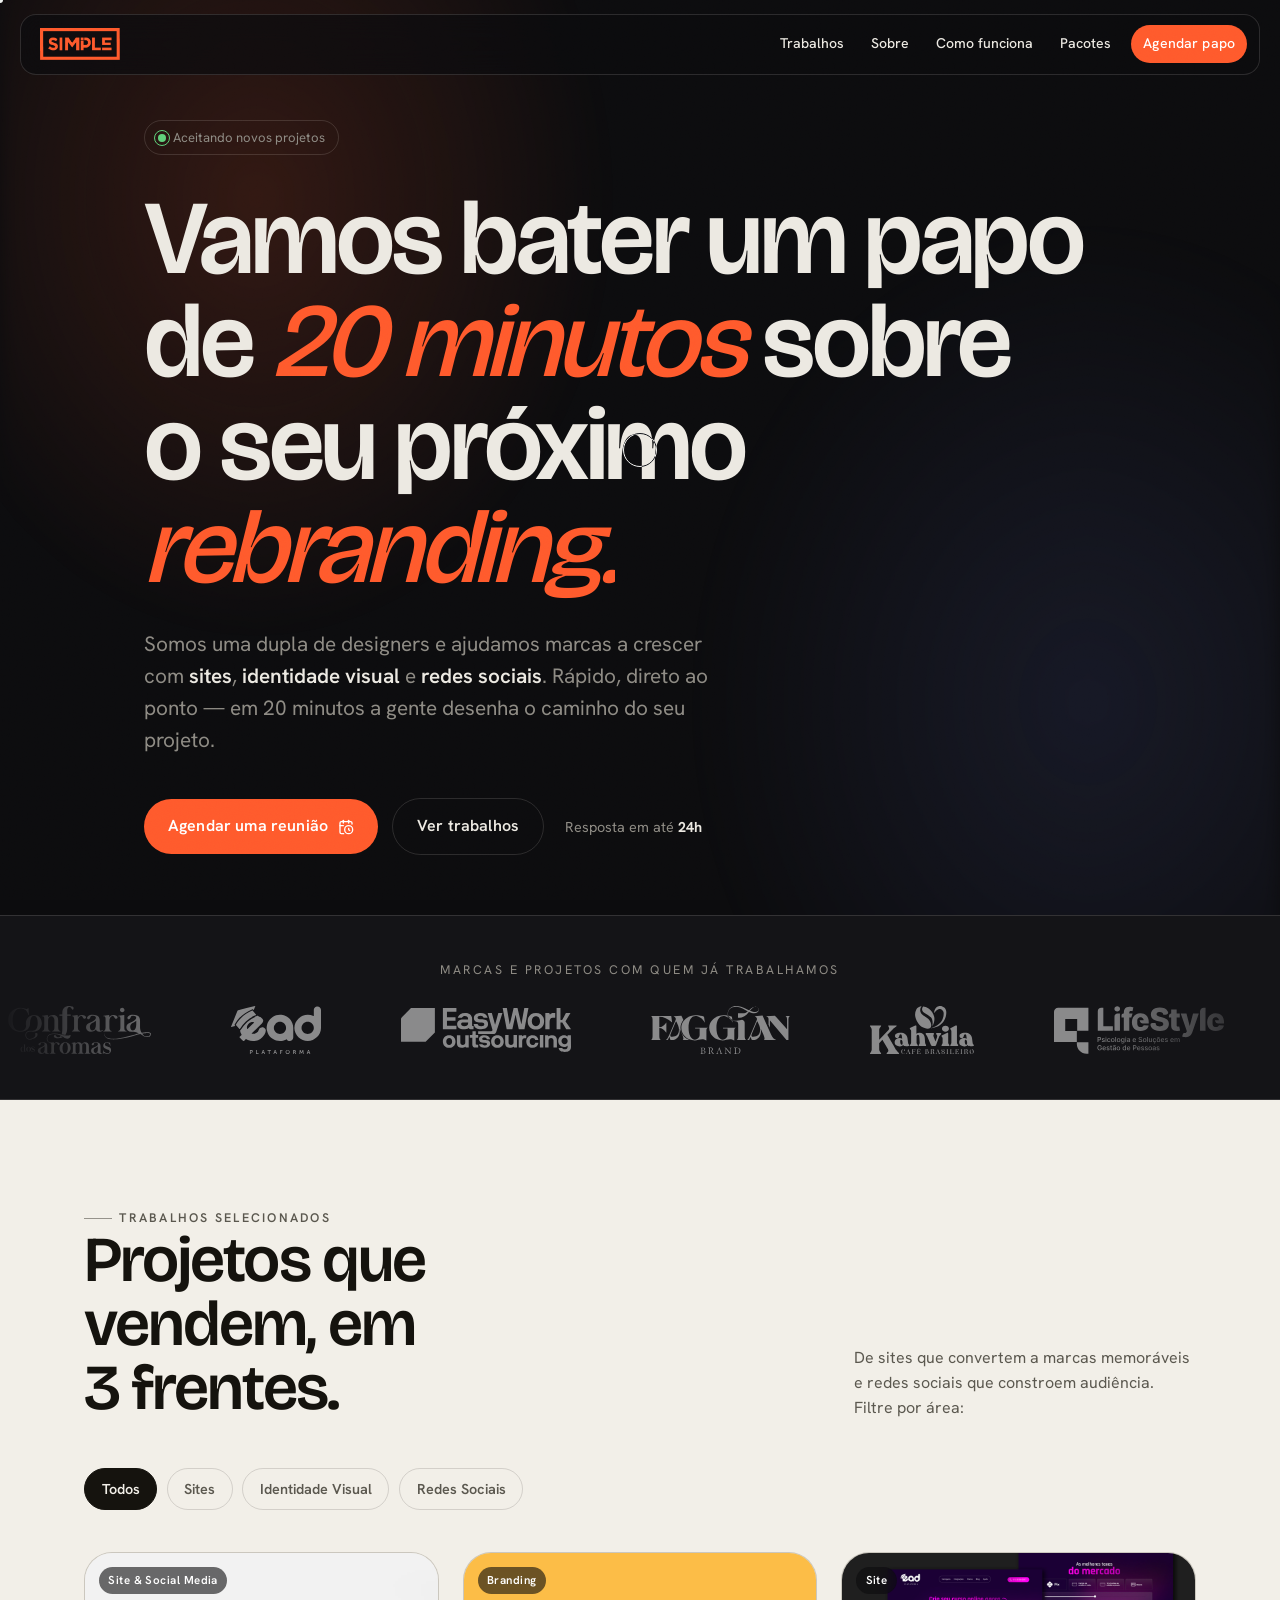
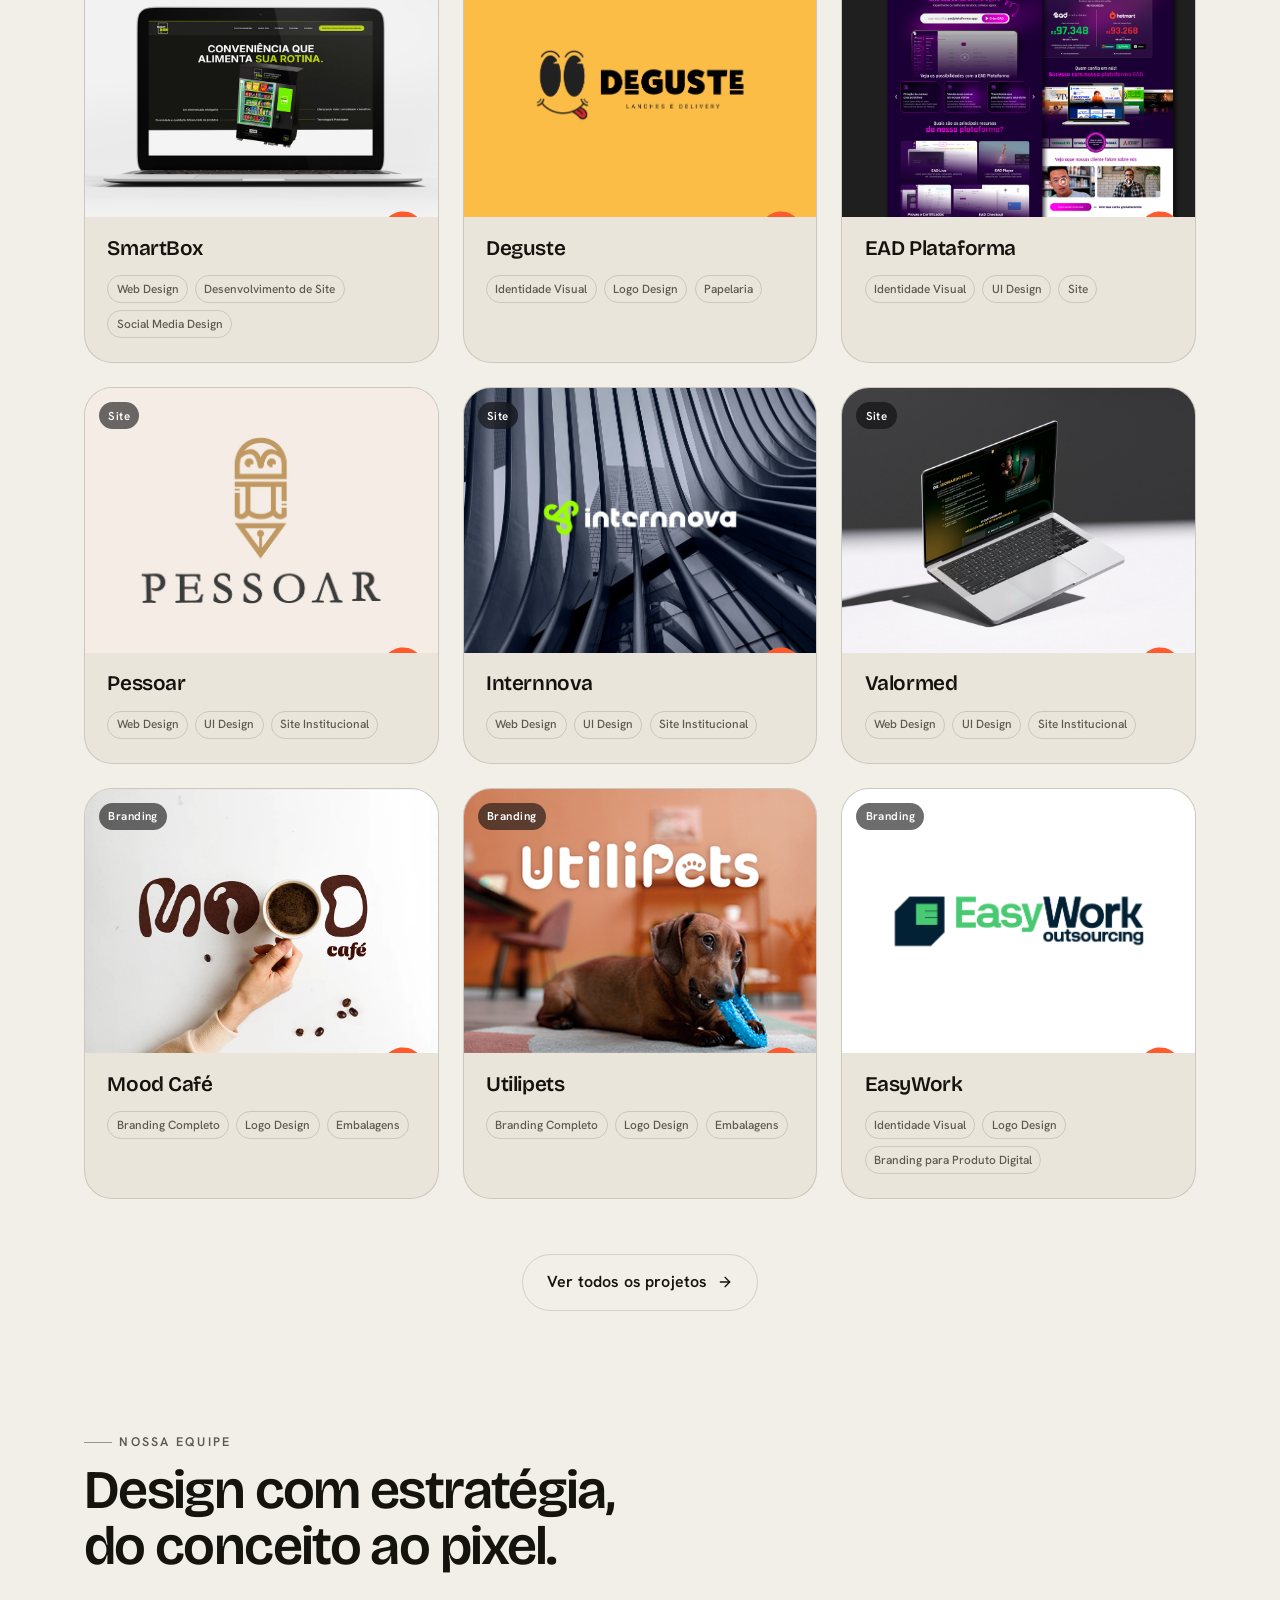
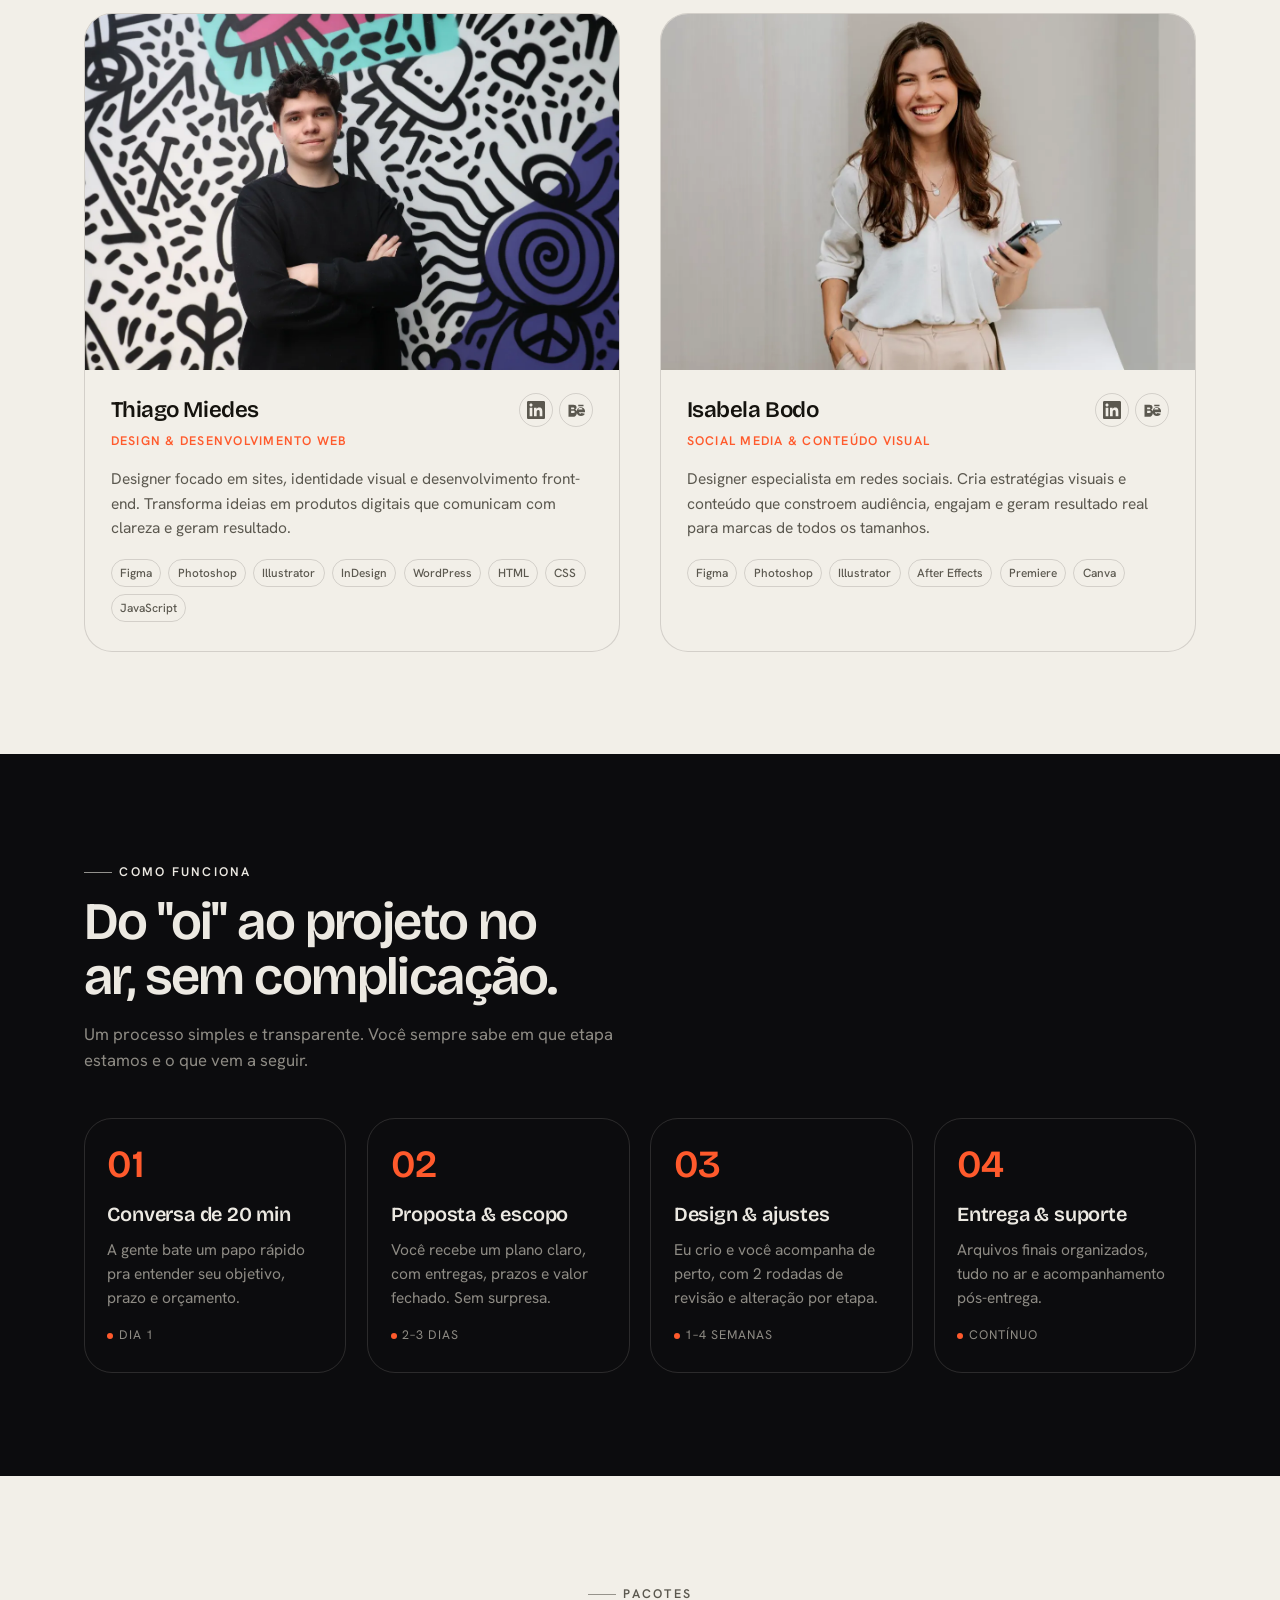
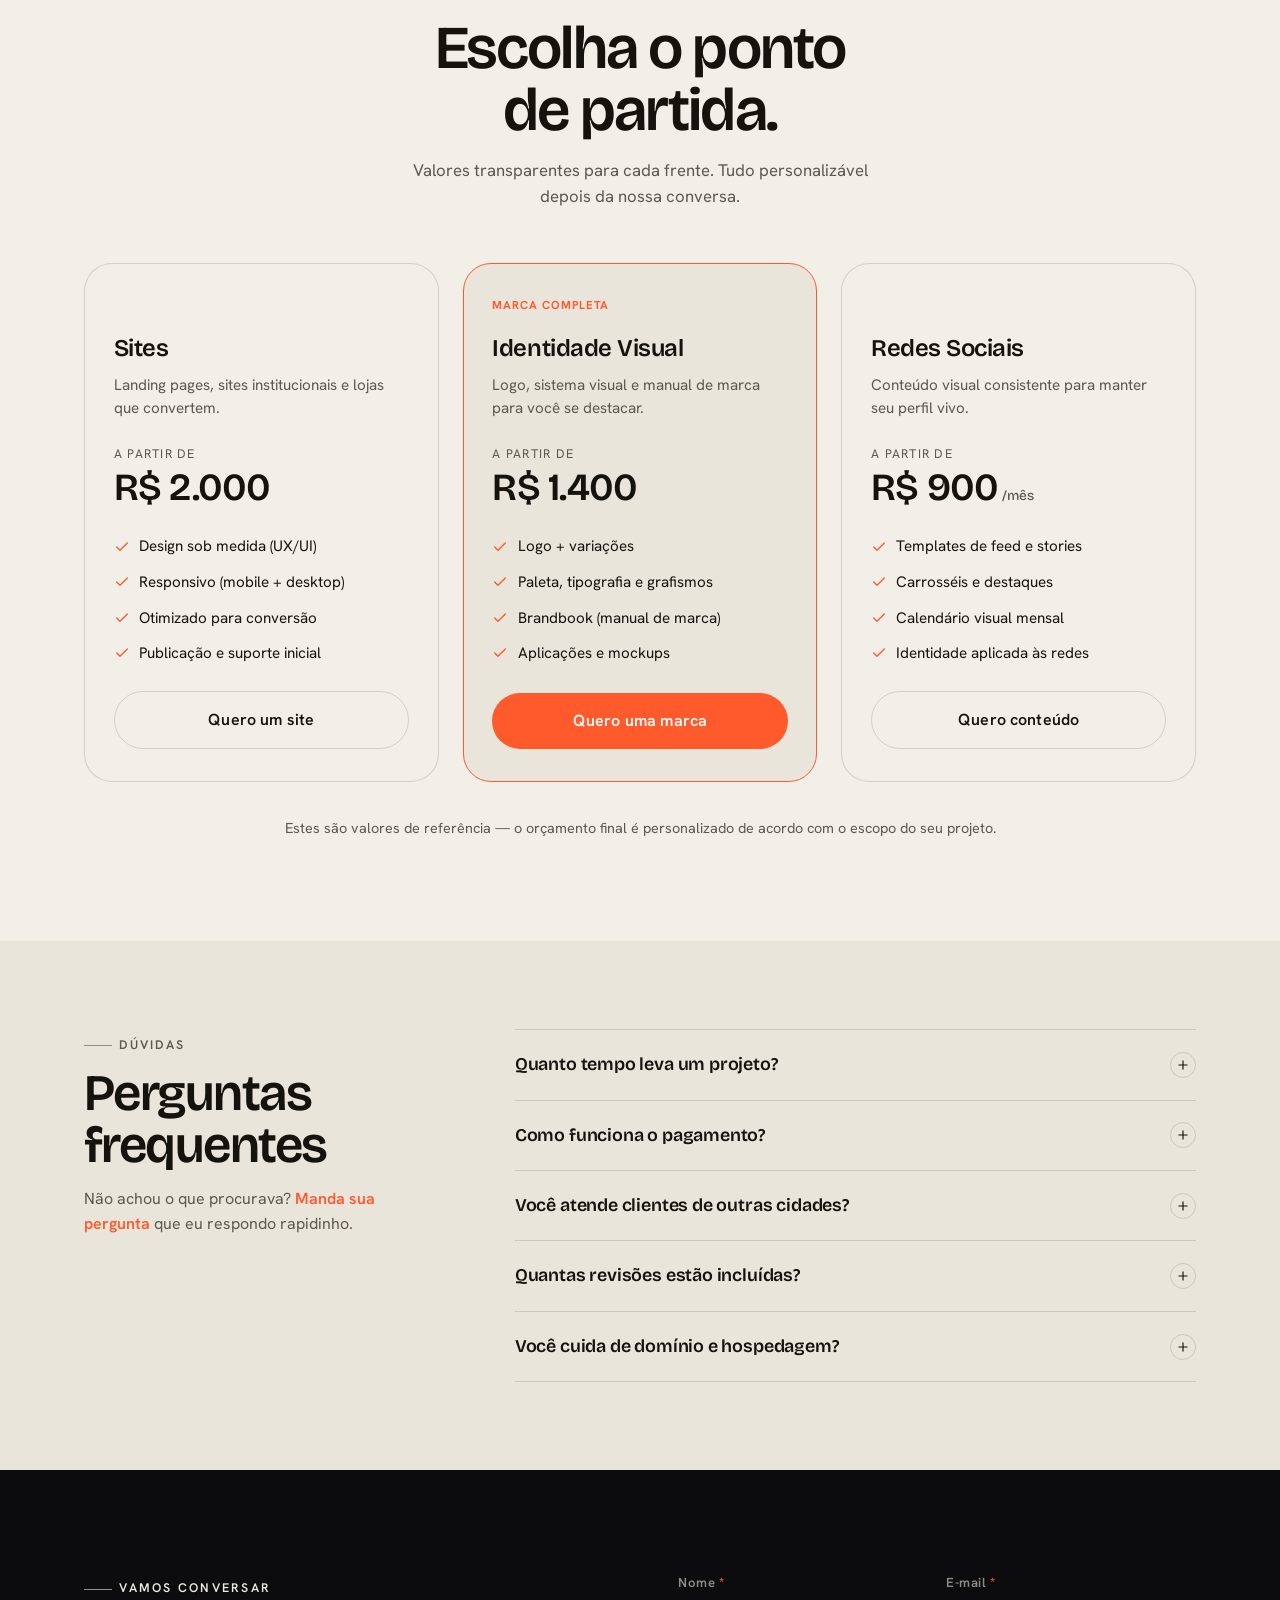
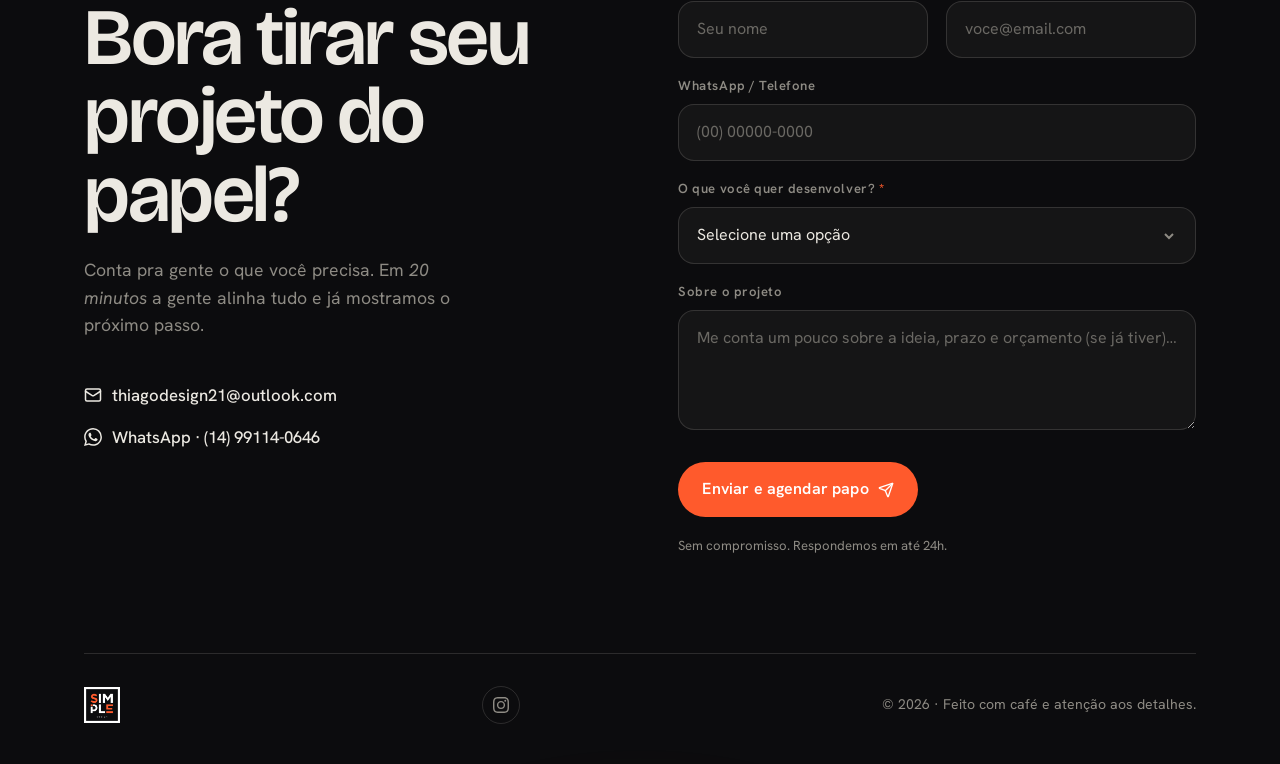
<file: index.html>
<!DOCTYPE html>
<html lang="pt-BR" class="pg-enter">
<head>
<meta charset="UTF-8" />
<meta name="viewport" content="width=device-width, initial-scale=1" />
<title>Simple Design · Sites, Marcas & Redes Sociais</title>
<link rel="icon" href="assets/icons/logo_icon_01.png" type="image/png">
<link rel="apple-touch-icon" href="assets/icons/logo_icon_01.png">
<meta name="theme-color" content="#0C0C0E">
<meta name="description" content="Somos uma dupla de designers e ajudamos marcas a crescer com sites, identidade visual e redes sociais. Bate um papo de 20 minutos com a gente." />

<link rel="preconnect" href="https://fonts.googleapis.com">
<link rel="preconnect" href="https://fonts.gstatic.com" crossorigin>
<link href="https://fonts.googleapis.com/css2?family=Bricolage+Grotesque:opsz,wght@12..96,300..800&family=Hanken+Grotesk:ital,wght@0,300..800;1,400..600&display=swap" rel="stylesheet">

<!-- Calendly (agendamento) -->
<link href="https://assets.calendly.com/assets/external/widget.css" rel="stylesheet">
<!-- FX compartilhado: cursor, magnético, transições -->
<link href="fx.css" rel="stylesheet">

<style>
/* ============================================================
   TOKENS
   ============================================================ */
:root{
  --ink:#0C0C0E;            /* dark canvas */
  --ink-2:#141417;          /* dark raised surface */
  --paper:#F2EFE8;          /* clean canvas */
  --paper-2:#E9E5DB;        /* clean raised surface */

  --on-dark:#ECE9E2;
  --on-dark-mut:#8E8B84;
  --on-light:#15130E;
  --on-light-mut:#5B584F;

  --accent:#FF5A2C;         /* cinematic ember (não-neon) */
  --accent-deep:#D8421B;

  --line-dark:rgba(236,233,226,.14);
  --line-light:rgba(21,19,14,.14);

  --r:16px;
  --r-lg:28px;
  --r-pill:999px;

  --maxw:1240px;
  --pad:clamp(20px,5vw,72px);

  --ease:cubic-bezier(.22,.61,.36,1);
  --ease-out:cubic-bezier(.16,1,.3,1);

  --font-display:"Bricolage Grotesque",serif;
  --font-body:"Hanken Grotesk",system-ui,sans-serif;
}

/* ============================================================
   RESET / BASE
   ============================================================ */
*{box-sizing:border-box;margin:0;padding:0;min-width:0}
html{scroll-behavior:smooth}
@media (prefers-reduced-motion:reduce){
  html{scroll-behavior:auto}
  *{animation:none !important;transition:none !important}
}
body{
  font-family:var(--font-body);
  background:var(--ink);
  color:var(--on-dark);
  -webkit-font-smoothing:antialiased;
  text-rendering:optimizeLegibility;
  line-height:1.55;
}
section,footer,header{max-width:100%;overflow-x:clip}
img{display:block;max-width:100%}
a{color:inherit;text-decoration:none}
button{font:inherit;cursor:pointer;border:none;background:none;color:inherit}
::selection{background:var(--accent);color:#fff}

/* film grain overlay — textura cinematográfica (sem sombra/neon) */
body::after{
  content:"";position:fixed;inset:0;z-index:9999;pointer-events:none;
  opacity:.05;mix-blend-mode:overlay;
  background-image:url("data:image/svg+xml,%3Csvg xmlns='http://www.w3.org/2000/svg' width='120' height='120'%3E%3Cfilter id='n'%3E%3CfeTurbulence type='fractalNoise' baseFrequency='.85' numOctaves='3' stitchTiles='stitch'/%3E%3C/filter%3E%3Crect width='100%25' height='100%25' filter='url(%23n)'/%3E%3C/svg%3E");
}

/* scroll progress */
.progress{position:fixed;top:0;left:0;height:2px;width:0;background:var(--accent);z-index:1000;transition:width .1s linear}

/* ============================================================
   LAYOUT HELPERS
   ============================================================ */
.wrap{max-width:var(--maxw);margin:0 auto;padding-left:var(--pad);padding-right:var(--pad)}
section{position:relative}

.eyebrow{
  font-size:.78rem;letter-spacing:.18em;text-transform:uppercase;
  font-weight:600;display:inline-flex;align-items:center;gap:.6em;
}
.eyebrow::before{content:"";width:28px;height:1px;background:currentColor;opacity:.6;display:inline-block}

/* sections that should read "clean / light" */
.theme-light{background:var(--paper);color:var(--on-light)}
.theme-light .eyebrow{color:var(--on-light-mut)}

/* ============================================================
   BUTTONS
   ============================================================ */
.btn{
  position:relative;display:inline-flex;align-items:center;gap:.6em;
  padding:.95em 1.5em;border-radius:var(--r-pill);
  font-weight:600;letter-spacing:.01em;overflow:hidden;
  transition:transform .4s var(--ease-out),color .4s var(--ease);
  isolation:isolate;
}
.btn svg{transition:transform .4s var(--ease-out)}
.btn::before{
  content:"";position:absolute;inset:0;z-index:-1;border-radius:inherit;
  transform:translateY(101%);transition:transform .5s var(--ease-out);
}
.btn:hover{transform:translateY(-2px)}
.btn:hover svg{transform:translate(3px,-3px)}
.btn:hover::before{transform:translateY(0)}

.btn-primary{background:var(--accent);color:#fff}
.btn-primary::before{background:var(--accent-deep)}

.btn-ghost{border:1px solid var(--line-dark);color:var(--on-dark)}
.btn-ghost::before{background:var(--on-dark)}
.btn-ghost:hover{color:var(--ink)}
.theme-light .btn-ghost{border-color:var(--line-light);color:var(--on-light)}
.theme-light .btn-ghost::before{background:var(--on-light)}
.theme-light .btn-ghost:hover{color:var(--paper)}

.btn:focus-visible{outline:2px solid var(--accent);outline-offset:3px}

/* ============================================================
   NAV
   ============================================================ */
.nav {
  position: fixed;
  top: 14px;
  left: 12px;
  right: 12px;
  margin: 0 auto;
  max-width: var(--maxw);
  z-index: 900;
  display: flex;
  align-items: center;
  justify-content: space-between;
  padding: .65rem .75rem .65rem 1.2rem;
  border-radius: var(--r);
  background: rgba(12,12,14,.72);
  backdrop-filter: blur(16px);
  border: 1px solid var(--line-dark);
  transition: background .5s var(--ease), border-color .5s var(--ease), color .5s var(--ease);
  box-sizing: border-box;
}
.nav.on-light {
  background: rgba(242,239,232,.82);
  border-color: var(--line-light);
  color: var(--on-light);
}
.brand {
  font-family: var(--font-display);
  font-weight: 700;
  font-size: 1.05rem;
  letter-spacing: -.02em;
  display: flex;
  align-items: center;
  gap: .5em;
  flex-shrink: 0;
  min-width: 0;
}
.brand .dot{width:9px;height:9px;border-radius:50%;background:var(--accent);animation:pulse 2.4s var(--ease) infinite}
@keyframes pulse{0%,100%{transform:scale(1);opacity:1}50%{transform:scale(1.5);opacity:.55}}
.nav-links {
  display: flex;
  align-items: center;
  gap: .2rem;
}
.nav-links a {
  padding: .5rem .75rem;
  border-radius: var(--r-pill);
  font-size: .88rem;
  font-weight: 500;
  white-space: nowrap;
  position: relative;
  transition: opacity .3s;
}
.nav-links a::after {
  content: "";
  position: absolute;
  left: .75rem; right: .75rem;
  bottom: .35rem;
  height: 1px;
  background: currentColor;
  transform: scaleX(0);
  transform-origin: left;
  transition: transform .35s var(--ease-out);
}
.nav-links a:hover::after { transform: scaleX(1); }
.nav-cta { margin-left: .3rem; }
.nav-burger {
  display: none;
  flex-direction: column;
  gap: 5px;
  padding: .6rem;
  flex-shrink: 0;
  cursor: pointer;
}
.nav-burger span {
  width: 22px; height: 2px;
  background: currentColor;
  border-radius: 2px;
  transition: .3s var(--ease);
  display: block;
}


/* ============================================================
   HERO
   ============================================================ */
.hero{min-height:100svh;display:flex;flex-direction:column;justify-content:center;padding-top:120px;padding-bottom:60px;overflow-x:clip;overflow-y:hidden}
/* slow drifting cinematic light field (sem neon, sem sombra) */
.hero::before{
  content:"";position:absolute;inset:-20% 0;z-index:0;pointer-events:none;
  background:
    radial-gradient(40% 50% at 20% 30%,rgba(255,90,44,.16),transparent 70%),
    radial-gradient(45% 55% at 85% 70%,rgba(120,140,255,.10),transparent 70%);
  filter:blur(10px);animation:drift 22s var(--ease) infinite alternate;
}
@keyframes drift{0%{transform:translateY(0) scale(1)}100%{transform:translateY(3%) scale(1.08)}}
.hero .wrap{position:relative;z-index:1}

.avail{display:inline-flex;align-items:center;gap:.55em;padding:.5em 1em;border:1px solid var(--line-dark);border-radius:var(--r-pill);font-size:.82rem;color:var(--on-dark-mut);margin-bottom:2rem}
.avail .led{width:8px;height:8px;border-radius:50%;background:#5fd07a;position:relative}
.avail .led::after{content:"";position:absolute;inset:-4px;border-radius:50%;border:1px solid #5fd07a;animation:ring 2s var(--ease) infinite}
@keyframes ring{0%{transform:scale(.6);opacity:.9}100%{transform:scale(1.8);opacity:0}}

.hero h1{
  font-family:var(--font-display);font-weight:600;
  font-size:clamp(2.6rem,8.2vw,7rem);line-height:.98;letter-spacing:-.03em;
  max-width:16ch;
}
.hero h1 em{font-style:italic;color:var(--accent);font-weight:500}

/* rotator cinético */
.rotator{display:inline-grid;vertical-align:top;color:var(--accent);font-style:italic;font-weight:500;max-width:calc(100vw - var(--pad)*2);overflow:hidden}
.rot-word{grid-area:1/1;opacity:0;transform:translateY(.5em);transition:opacity .55s var(--ease),transform .55s var(--ease);white-space:nowrap;max-width:100%}
.rot-word.is-active{opacity:1;transform:none}
.rot-word.is-out{opacity:0;transform:translateY(-.5em)}
@media (prefers-reduced-motion:reduce){.rot-word{transition:none}}
.hero-line{display:block;overflow:hidden}
.hero-line>span{display:block;transform:translateY(110%);animation:rise .9s var(--ease-out) forwards}
.hero-line:nth-child(1)>span{animation-delay:.05s}
.hero-line:nth-child(2)>span{animation-delay:.16s}
.hero-line:nth-child(3)>span{animation-delay:.27s}
@keyframes rise{to{transform:translateY(0)}}

.hero-sub{max-width:48ch;margin-top:1.8rem;font-size:clamp(1.05rem,2vw,1.3rem);color:var(--on-dark-mut);opacity:0;animation:fade .8s var(--ease) .55s forwards}
.hero-sub strong{color:var(--on-dark);font-weight:600}
@keyframes fade{to{opacity:1}}

.hero-cta{margin-top:2.6rem;display:flex;flex-wrap:wrap;gap:.9rem;align-items:center;opacity:0;animation:fade .8s var(--ease) .72s forwards}
.hero-meta{margin-left:.4rem;font-size:.9rem;color:var(--on-dark-mut)}
.hero-meta b{color:var(--on-dark)}

/* ============================================================
   MARQUEE / LOGOS
   ============================================================ */
.logos{padding:2.8rem 0;border-top:1px solid var(--line-dark);border-bottom:1px solid var(--line-dark);background:var(--ink-2);overflow:hidden}
.logos .label{text-align:center;font-size:.78rem;letter-spacing:.2em;text-transform:uppercase;color:var(--on-dark-mut);margin-bottom:1.6rem}
.marquee{overflow:hidden;-webkit-mask:linear-gradient(90deg,transparent 0%,#000 15%,#000 85%,transparent 100%);mask:linear-gradient(90deg,transparent 0%,#000 15%,#000 85%,transparent 100%)}
.marquee-inner{display:flex;width:max-content;gap:4rem;align-items:center;animation:marquee-scroll 30s linear infinite}
.marquee:hover .marquee-inner{animation-play-state:paused}
@keyframes marquee-scroll{0%{transform:translateX(0)}100%{transform:translateX(-50%)}}
.logo-item{display:inline-flex;align-items:center;justify-content:center;flex-shrink:0;padding:0 .5rem;transition:opacity .35s,filter .35s;opacity:.5;filter:brightness(0) invert(1)}
.logo-item:hover{opacity:1}
.logo-item img{height:48px;width:auto;max-width:170px;display:block;pointer-events:none;user-select:none}
.mk{display:none}

/* ============================================================
   CASES
   ============================================================ */
.cases{padding:clamp(4rem,8vw,6.5rem) 0 clamp(2.5rem,5vw,4rem)}
.cases-head{display:flex;flex-wrap:wrap;align-items:flex-end;justify-content:space-between;gap:2rem;margin-bottom:3rem}
.cases-head h2{font-family:var(--font-display);font-weight:600;font-size:clamp(2.1rem,5.5vw,4rem);line-height:1;letter-spacing:-.03em;max-width:14ch}
.cases-head p{max-width:38ch;color:var(--on-light-mut);margin-top:1rem}

.filters{display:flex;flex-wrap:wrap;gap:.6rem;margin-bottom:2.6rem}
.filter{padding:.6em 1.15em;border-radius:var(--r-pill);border:1px solid var(--line-light);font-size:.9rem;font-weight:600;color:var(--on-light-mut);transition:.35s var(--ease)}
.filter[aria-pressed="true"]{background:var(--on-light);color:var(--paper);border-color:var(--on-light)}
.filter:hover{color:var(--on-light)}
.filter[aria-pressed="true"]:hover{color:var(--paper)}
.filter:focus-visible{outline:2px solid var(--accent);outline-offset:2px}

.grid{display:grid;grid-template-columns:repeat(3,1fr);gap:1.5rem}

.case{
  display:block;
  border-radius:var(--r-lg);overflow:hidden;background:var(--paper-2);
  border:1px solid var(--line-light);
  transition:transform .55s var(--ease-out),border-color .4s,opacity .5s,scale .5s;
}
.case.hide{display:none}
.case:hover{transform:translateY(-6px);border-color:rgba(21,19,14,.3)}
.case-thumb{aspect-ratio:4/3;position:relative;overflow:hidden}
.case-thumb img{width:100%;height:100%;object-fit:cover;transition:transform .8s var(--ease-out)}
.case:hover .case-thumb img{transform:scale(1.06)}
.case-thumb .badge{position:absolute;top:14px;left:14px;padding:.4em .8em;border-radius:var(--r-pill);font-size:.72rem;font-weight:600;letter-spacing:.04em;background:rgba(12,12,14,.6);color:#fff;backdrop-filter:blur(8px)}
.case-thumb .view{position:absolute;bottom:14px;right:14px;width:42px;height:42px;border-radius:50%;background:var(--accent);display:grid;place-items:center;transform:translateY(120%) rotate(-30deg);transition:transform .5s var(--ease-out)}
.case:hover .view{transform:none}
.case-body{padding:1.3rem 1.4rem 1.5rem}
.case-body h3{font-family:var(--font-display);font-weight:600;font-size:1.3rem;letter-spacing:-.02em;line-height:1.1}
.case-tags{display:flex;flex-wrap:wrap;gap:.45rem;margin-top:.9rem}
.case-tags span{font-size:.74rem;font-weight:500;padding:.32em .7em;border:1px solid var(--line-light);border-radius:var(--r-pill);color:var(--on-light-mut)}

.cases-foot{display:flex;justify-content:center;margin-top:3.4rem}

/* reveal */
.reveal{opacity:0;transform:translateY(34px);transition:opacity .9s var(--ease-out),transform .9s var(--ease-out)}
.reveal.in-view{opacity:1;transform:none}
.reveal[data-d="1"]{transition-delay:.08s}
.reveal[data-d="2"]{transition-delay:.16s}
.reveal[data-d="3"]{transition-delay:.24s}

/* ============================================================
   ABOUT / EQUIPE
   ============================================================ */
.about{padding:clamp(2.5rem,4vw,3.5rem) 0 clamp(4rem,8vw,6.5rem);overflow-x:clip;overflow-y:hidden}
.team-intro{margin-bottom:2.4rem}
.team-intro h2{font-family:var(--font-display);font-weight:600;font-size:clamp(2rem,5vw,3.4rem);line-height:1.04;letter-spacing:-.03em;margin-top:.6rem;text-wrap:balance}
.team-grid{display:grid;grid-template-columns:1fr 1fr;gap:clamp(1.5rem,4vw,2.5rem)}
.team-card{background:var(--paper);border:1px solid var(--line-light);border-radius:var(--r-lg);overflow:hidden;transition:transform .5s var(--ease-out),border-color .4s}
.team-card:hover{transform:translateY(-6px);border-color:rgba(21,19,14,.3)}
.team-photo{aspect-ratio:3/2;overflow:hidden}
.team-photo img{width:100%;height:100%;object-fit:cover;object-position:center top;transition:transform .8s var(--ease-out)}
.team-card:hover .team-photo img{transform:scale(1.04)}
.team-info{padding:1.4rem 1.6rem 1.8rem}
.team-name-row{display:flex;align-items:flex-start;justify-content:space-between;gap:1rem}
.team-info h3{font-family:var(--font-display);font-weight:600;font-size:1.4rem;letter-spacing:-.02em}
.team-role{display:block;margin-top:.3rem;font-size:.78rem;font-weight:600;letter-spacing:.1em;text-transform:uppercase;color:var(--accent)}
.team-socials{display:flex;gap:.4rem;flex-shrink:0}
.team-socials a{width:34px;height:34px;border-radius:50%;border:1px solid var(--line-light);display:grid;place-items:center;color:var(--on-light-mut);transition:.35s var(--ease-out)}
.team-socials a:hover{background:var(--accent);border-color:var(--accent);color:#fff;transform:translateY(-3px)}
.team-info p{margin-top:1rem;color:var(--on-light-mut);font-size:.97rem}
.team-tools{display:flex;flex-wrap:wrap;gap:.45rem;margin-top:1.2rem}
.team-tools span{font-size:.74rem;font-weight:500;padding:.32em .7em;border:1px solid var(--line-light);border-radius:var(--r-pill);color:var(--on-light-mut)}

/* ============================================================
   PROCESSO (dark)
   ============================================================ */
.processo{padding:clamp(4rem,8vw,6.5rem) 0;background:var(--ink);color:var(--on-dark);overflow-x:clip;overflow-y:hidden}
.processo .head{max-width:60ch;margin-bottom:2.8rem}
.processo h2{font-family:var(--font-display);font-weight:600;font-size:clamp(2rem,5vw,3.3rem);line-height:1.04;letter-spacing:-.03em;margin-top:.8rem;max-width:20ch;text-wrap:balance}
.processo .head p{color:var(--on-dark-mut);margin-top:1rem;font-size:1.05rem}
.steps{display:grid;grid-template-columns:repeat(4,1fr);gap:1.3rem}
.step{padding:1.6rem 1.4rem;border:1px solid var(--line-dark);border-radius:var(--r-lg);position:relative;transition:border-color .4s,transform .5s var(--ease-out),background .4s}
.step:hover{transform:translateY(-6px);border-color:rgba(236,233,226,.32);background:var(--ink-2)}
.step .num{font-family:var(--font-display);font-size:2.4rem;font-weight:600;color:var(--accent);line-height:1;letter-spacing:-.02em}
.step h3{font-family:var(--font-display);font-weight:600;font-size:1.25rem;margin:1rem 0 .5rem;letter-spacing:-.01em}
.step p{color:var(--on-dark-mut);font-size:.97rem}
.step .tempo{margin-top:1rem;font-size:.78rem;letter-spacing:.08em;text-transform:uppercase;color:var(--on-dark-mut);display:inline-flex;align-items:center;gap:.45em}
.step .tempo::before{content:"";width:6px;height:6px;border-radius:50%;background:var(--accent)}

/* ============================================================
   PACOTES (light)
   ============================================================ */
.pacotes{padding:clamp(4rem,8vw,6.5rem) 0}
.pacotes .head{text-align:center;max-width:56ch;margin:0 auto 3.4rem}
.pacotes h2{font-family:var(--font-display);font-weight:600;font-size:clamp(2.1rem,5.5vw,3.8rem);line-height:1.02;letter-spacing:-.03em;margin-top:.8rem}
.pacotes .head .eyebrow{justify-content:center}
.pacotes .head p{color:var(--on-light-mut);margin-top:1rem;font-size:1.05rem}
.plans{display:grid;grid-template-columns:repeat(3,1fr);gap:1.5rem;align-items:stretch}
.plan{display:flex;flex-direction:column;padding:2rem 1.8rem;border:1px solid var(--line-light);border-radius:var(--r-lg);background:var(--paper);transition:transform .5s var(--ease-out),border-color .4s}
.plan:hover{transform:translateY(-6px);border-color:rgba(21,19,14,.32)}
.plan.featured{border-color:var(--accent);background:var(--paper-2)}
.plan .pill{align-self:flex-start;font-size:.72rem;font-weight:700;letter-spacing:.08em;text-transform:uppercase;color:var(--accent);margin-bottom:1rem;opacity:0}
.plan.featured .pill{opacity:1}
.plan h3{font-family:var(--font-display);font-weight:600;font-size:1.5rem;letter-spacing:-.02em}
.plan .desc{color:var(--on-light-mut);font-size:.95rem;margin-top:.4rem;min-height:2.8em}
.plan .price{font-family:var(--font-display);font-weight:600;font-size:2.4rem;letter-spacing:-.02em;margin:.25rem 0 .2rem;line-height:1}
.plan .price small{font-size:.85rem;font-weight:500;color:var(--on-light-mut);letter-spacing:0}
.plan .from{display:block;margin-top:1.5rem;font-size:.78rem;color:var(--on-light-mut);text-transform:uppercase;letter-spacing:.1em}
.plan ul{list-style:none;margin:1.6rem 0;display:flex;flex-direction:column;gap:.75rem;flex:1}
.plan li{display:flex;align-items:flex-start;gap:.6em;font-size:.95rem;color:var(--on-light)}
.plan li svg{flex-shrink:0;margin-top:.2em;color:var(--accent)}
.plan .btn{width:100%;justify-content:center}
.pacotes .nota{text-align:center;color:var(--on-light-mut);font-size:.9rem;margin-top:2.2rem}

/* ============================================================
   FAQ (light)
   ============================================================ */
.faq{padding:clamp(3.5rem,7vw,5.5rem) 0;background:var(--paper-2)}
.faq-grid{display:grid;grid-template-columns:.7fr 1.3fr;gap:clamp(2rem,5vw,4rem);align-items:start}
.faq h2{font-family:var(--font-display);font-weight:600;font-size:clamp(2rem,5vw,3.2rem);line-height:1.02;letter-spacing:-.03em;margin-top:.7rem}
.faq .aside p{color:var(--on-light-mut);margin-top:1rem;max-width:34ch}
.faq .aside a{color:var(--accent);font-weight:600}
.faq-list{display:flex;flex-direction:column}
.qa{border-top:1px solid var(--line-light)}
.qa:last-child{border-bottom:1px solid var(--line-light)}
.qa-q{width:100%;text-align:left;cursor:pointer;padding:1.3rem 0;display:flex;align-items:center;justify-content:space-between;gap:1.5rem;font-family:var(--font-display);font-weight:600;font-size:1.12rem;letter-spacing:-.01em;color:var(--on-light)}
.qa-q:focus-visible{outline:2px solid var(--accent);outline-offset:3px;border-radius:6px}
.qa .ico{flex-shrink:0;width:26px;height:26px;border-radius:50%;border:1px solid var(--line-light);display:grid;place-items:center;transition:transform .4s var(--ease),background .3s,border-color .3s}
.qa .ico svg{transition:transform .4s var(--ease)}
.qa.open .ico{background:var(--accent);border-color:var(--accent);color:#fff}
.qa.open .ico svg{transform:rotate(45deg)}
.qa .ans{overflow:hidden;color:var(--on-light-mut);max-width:64ch;line-height:1.6;max-height:0;transition:max-height .45s var(--ease),padding .45s var(--ease);padding:0}
.qa.open .ans{max-height:360px;padding:0 0 1.4rem}

/* quebras de linha equilibradas nos títulos grandes */
.cases-head h2,.pacotes h2,.faq h2,.contact h2{text-wrap:balance}

/* ============================================================
   FOOTER / CONTACT
   ============================================================ */
.contact{background:var(--ink);color:var(--on-dark);padding:clamp(4rem,8vw,6.5rem) 0 2.5rem;position:relative;overflow-x:clip;overflow-y:hidden}
.contact::before{content:"";position:absolute;inset:auto 0 -40%;width:100%;height:60%;background:radial-gradient(50% 100% at 50% 100%,rgba(255,90,44,.12),transparent 70%);filter:blur(10px);animation:drift 20s var(--ease) infinite alternate;transform-origin:center bottom}
.contact .wrap{position:relative;z-index:1}
.contact-grid{display:grid;grid-template-columns:1fr 1fr;gap:clamp(2.5rem,6vw,6rem);align-items:start}
.contact h2{font-family:var(--font-display);font-weight:600;font-size:clamp(2.4rem,7vw,5rem);line-height:.98;letter-spacing:-.03em}
.contact h2 em{font-style:italic;color:var(--accent);font-weight:500}
.contact-lead{color:var(--on-dark-mut);margin-top:1.4rem;max-width:40ch;font-size:1.1rem}
.contact-quick{margin-top:2.4rem;display:flex;flex-direction:column;gap:.4rem}
.contact-quick a{display:inline-flex;align-items:center;gap:.6em;width:fit-content;font-size:1.05rem;font-weight:500;padding:.3em 0;position:relative}
.contact-quick a span{position:relative}
.contact-quick a span::after{content:"";position:absolute;left:0;right:0;bottom:-2px;height:1px;background:currentColor;transform:scaleX(0);transform-origin:left;transition:transform .4s var(--ease-out)}
.contact-quick a:hover span::after{transform:scaleX(1)}
.contact-quick a:hover{color:var(--accent)}

/* form */
form{display:flex;flex-direction:column;gap:1.1rem}
.field{position:relative}
.field label{display:block;font-size:.82rem;letter-spacing:.04em;color:var(--on-dark-mut);margin-bottom:.5rem;font-weight:600}
.field .req{color:var(--accent)}
.input,.select,.textarea{
  width:100%;padding:.95em 1.1em;border-radius:var(--r);
  background:rgba(236,233,226,.04);border:1px solid var(--line-dark);
  color:var(--on-dark);font:inherit;transition:border-color .3s,background .3s;
}
.textarea{resize:vertical;min-height:120px}
.input::placeholder,.textarea::placeholder{color:rgba(142,139,132,.7)}
.input:focus,.select:focus,.textarea:focus{outline:none;border-color:var(--accent);background:rgba(236,233,226,.06)}
.select{appearance:none;background-image:url("data:image/svg+xml,%3Csvg xmlns='http://www.w3.org/2000/svg' width='16' height='16' fill='none' stroke='%238E8B84' stroke-width='2'%3E%3Cpath d='M4 6l4 4 4-4'/%3E%3C/svg%3E");background-repeat:no-repeat;background-position:right 1.1em center;padding-right:2.6em}
.select option{background:var(--ink-2);color:var(--on-dark)}
.row-2{display:grid;grid-template-columns:1fr 1fr;gap:1.1rem}
.field-error{color:var(--accent);font-size:.8rem;margin-top:.4rem;display:none}
.field.invalid .input,.field.invalid .select{border-color:var(--accent)}
.field.invalid .field-error{display:block}
.submit-row{display:flex;align-items:center;gap:1.2rem;flex-wrap:wrap;margin-top:.4rem}
.form-note{font-size:.82rem;color:var(--on-dark-mut)}
.form-success{
  display:none;align-items:center;gap:.8em;padding:1.1em 1.3em;border-radius:var(--r);
  border:1px solid rgba(95,208,122,.4);background:rgba(95,208,122,.08);color:#bdeac8;font-weight:500;
}
.form-success.show{display:flex;animation:fade .5s var(--ease) forwards}

.footer-bottom{margin-top:clamp(4rem,8vw,6rem);padding-top:2rem;border-top:1px solid var(--line-dark);display:flex;flex-wrap:wrap;gap:1rem;justify-content:space-between;align-items:center;color:var(--on-dark-mut);font-size:.88rem}
.footer-bottom .brand{font-size:1rem;color:var(--on-dark)}
.socials{display:flex;gap:.4rem}
.socials a{width:38px;height:38px;border-radius:50%;border:1px solid var(--line-dark);display:grid;place-items:center;transition:.35s var(--ease)}
.socials a:hover{background:var(--accent);border-color:var(--accent);color:#fff;transform:translateY(-3px)}

/* ============================================================
   RESPONSIVE
   ============================================================ */

/* ── 1024px: tablet landscape — nav dropdown ── */
@media (max-width: 1024px) {
  .nav { left: 16px; right: 16px; }
  .nav-burger { display: flex; }
  .nav-links {
    position: absolute;
    top: calc(100% + 8px);
    right: 0;
    flex-direction: column;
    align-items: stretch;
    width: 210px;
    padding: .5rem;
    border-radius: var(--r-lg);
    background: rgba(10,10,12,.97);
    backdrop-filter: blur(20px);
    border: 1px solid var(--line-dark);
    opacity: 0;
    transform: translateY(-10px) scale(.97);
    pointer-events: none;
    transition: opacity .3s, transform .3s;
    display: flex;
    gap: .1rem;
  }
  .nav.on-light .nav-links { background: rgba(240,237,230,.97); border-color: var(--line-light); }
  .nav-links.open { opacity: 1; transform: none; pointer-events: auto; }
  .nav-links a {
    padding: .85rem 1rem;
    font-size: .95rem;
    border-radius: 10px;
    min-height: 44px;
    display: flex;
    align-items: center;
    white-space: normal;
  }
  .nav-links a::after { display: none; }
  .nav-cta { margin: .3rem 0 0; justify-content: center; text-align: center; }
  .nav-burger.open span:nth-child(1) { transform: translateY(7px) rotate(45deg); }
  .nav-burger.open span:nth-child(2) { opacity: 0; }
  .nav-burger.open span:nth-child(3) { transform: translateY(-7px) rotate(-45deg); }
}

/* ── 768px: tablet portrait ── */
@media (max-width: 768px) {
  .brand { font-size: .95rem; }
  /* TEAM */
  .team-grid { grid-template-columns: 1fr; }
  /* HERO */
  .hero { padding-top: 96px; padding-bottom: 48px; }
  .hero h1 { font-size: 3.2rem; line-height: 1.02; }
  .hero-sub { font-size: 1.05rem; margin-top: 1.2rem; }
  .hero-cta { margin-top: 1.8rem; gap: .7rem; }
  /* CASES */
  .cases-head { flex-direction: column; gap: 1rem; margin-bottom: 1.8rem; }
  .cases-head h2 { font-size: 2.4rem; }
  .filters { gap: .45rem; }
  .filter { font-size: .85rem; padding: .5em .9em; }
  .grid { grid-template-columns: repeat(2, 1fr); gap: 1rem; }
  /* PROCESSO */
  .steps { grid-template-columns: repeat(2, 1fr); gap: 1rem; }
  .processo .head { margin-bottom: 2rem; }
  .processo h2 { font-size: 2.2rem; }
  /* PACOTES */
  .plans { grid-template-columns: 1fr; max-width: 100%; }
  .plan { padding: 1.6rem 1.4rem; }
  .pacotes .head { margin-bottom: 2.2rem; }
  .pacotes h2 { font-size: 2.2rem; }
  /* FAQ */
  .faq-grid { grid-template-columns: 1fr; gap: 1.6rem; }
  .faq h2 { font-size: 2rem; }
  /* CONTATO */
  .contact-grid { grid-template-columns: 1fr; gap: 2.4rem; }
  .contact h2 { font-size: 2.6rem; }
  .contact::before { inset: auto 0 -40%; width: 100%; transform-origin: center bottom; }
}

/* ── 480px: mobile grande ── */
@media (max-width: 480px) {
  .nav { top: 10px; left: 20px; right: 20px; }
  .brand { font-size: .88rem; }
  .hero { padding-top: 84px; padding-bottom: 40px; }
  .hero h1 { font-size: 2.4rem; max-width: 100%; overflow-wrap: break-word; word-break: break-word; }
  .hero-sub { font-size: 1rem; }
  .hero-cta { flex-direction: column; align-items: flex-start; width: 100%; }
  .hero-cta .btn { width: 100%; justify-content: center; }
  .hero-meta { margin-left: 0; font-size: .85rem; }
  .rotator { font-size: .9em; }
  .grid { grid-template-columns: 1fr; gap: .9rem; }
  .cases-head h2 { font-size: 2rem; }
  .steps { grid-template-columns: 1fr; }
  .step { padding: 1.3rem 1.2rem; }
  .qa-q { font-size: 1rem; padding: 1.1rem 0; }
  .contact h2 { font-size: 2rem; line-height: 1.05; }
  .row-2 { grid-template-columns: 1fr; }
  .submit-row { flex-direction: column; align-items: stretch; }
  .submit-row .btn { width: 100%; justify-content: center; }
  .form-note { text-align: center; }
  .footer-bottom { flex-direction: column; align-items: center; text-align: center; gap: 1.2rem; }
  .socials { justify-content: center; }
}

/* ── 375px: mobile padrão ── */
@media (max-width: 375px) {
  .nav { left: 16px; right: 16px; }
  .hero h1 { font-size: 2rem; }
}


/* ── overflow kill-switch global ── */
html,
body {
  width: 100%;
  max-width: 100%;
  overflow-x: hidden !important;
}

@media (max-width: 768px) {
  .contact {
    overflow: hidden !important;
    max-width: 100% !important;
  }
  .contact::before {
    left: 0 !important;
    right: 0 !important;
    width: 100% !important;
    max-width: 100% !important;
    transform: none !important;
    animation: none !important;
    filter: blur(6px) !important;
  }
  .hero::before {
    left: 0 !important;
    right: 0 !important;
    width: 100% !important;
    max-width: 100% !important;
    transform: none !important;
    animation: none !important;
  }
  .cur,
  .cur-dot {
    display: none !important;
  }
}
</style>
</head>
<body data-calendly="https://calendly.com/SEU-USUARIO/20min">

<div class="progress" id="progress" aria-hidden="true"></div>

<!-- NAV -->
<nav class="nav" id="nav" aria-label="Navegação principal">
  <a href="#topo" class="brand" aria-label="Início">
    <img src="assets/logo/logo_02.png" alt="Simple Design" height="32" style="width:auto;display:block">
  </a>
  <div class="nav-links" id="navLinks">
    <a href="#trabalhos">Trabalhos</a>
    <a href="#sobre">Sobre</a>
    <a href="#processo">Como funciona</a>
    <a href="#pacotes">Pacotes</a>
    <a href="#contato" class="btn btn-primary nav-cta" data-calendly>Agendar papo</a>
  </div>
  <button class="nav-burger" id="burger" aria-label="Abrir menu" aria-expanded="false">
    <span></span><span></span><span></span>
  </button>
</nav>

<!-- HERO -->
<header class="hero" id="topo">
  <div class="wrap">
    <span class="avail"><span class="led" aria-hidden="true"></span>Aceitando novos projetos</span>
    <h1>
      <span class="hero-line"><span>Vamos bater um papo</span></span>
      <span class="hero-line"><span>de <em>20 minutos</em> sobre</span></span>
      <span class="hero-line"><span>o seu próximo <span class="rotator" id="rotator" aria-label="site, marca ou conteúdo">
        <span class="rot-word is-active">site.</span><span class="rot-word">rebranding.</span><span class="rot-word">feed.</span><span class="rot-word">projeto.</span>
      </span></span></span>
    </h1>
    <p class="hero-sub">
      Somos uma dupla de designers e ajudamos marcas a crescer com <strong>sites</strong>,
      <strong>identidade visual</strong> e <strong>redes sociais</strong>.
      Rápido, direto ao ponto — em 20 minutos a gente desenha o caminho do seu projeto.
    </p>
    <div class="hero-cta">
      <a href="#contato" class="btn btn-primary" data-calendly>
        Agendar uma reunião
        <svg width="16" height="16" viewBox="0 0 24 24" fill="none" stroke="currentColor" stroke-width="2" stroke-linecap="round" stroke-linejoin="round" aria-hidden="true"><path d="M16 14v2.2l1.6 1"/><path d="M16 2v4"/><path d="M21 7.5V6a2 2 0 0 0-2-2H5a2 2 0 0 0-2 2v14a2 2 0 0 0 2 2h3.5"/><path d="M3 10h5"/><path d="M8 2v4"/><circle cx="16" cy="16" r="6"/></svg>
      </a>
      <a href="#trabalhos" class="btn btn-ghost">Ver trabalhos</a>
      <span class="hero-meta">Resposta em até <b>24h</b></span>
    </div>
  </div>
</header>

<!-- LOGOS / MARQUEE -->
<section class="logos" aria-label="Empresas e clientes">
  <p class="label">Marcas e projetos com quem já trabalhamos</p>
  <div class="marquee">
    <div class="marquee-inner" id="marqueeInner">
      <span class="logo-item"><img src="assets/logos_clientes/confraria_logo.svg" alt="Confraria" loading="lazy" draggable="false"></span>
      <span class="logo-item"><img src="assets/logos_clientes/ead_logo.svg" alt="Ead" loading="lazy" draggable="false"></span>
      <span class="logo-item"><img src="assets/logos_clientes/easy_logo.svg" alt="Easy" loading="lazy" draggable="false"></span>
      <span class="logo-item"><img src="assets/logos_clientes/faggian_logo.svg" alt="Faggian" loading="lazy" draggable="false"></span>
      <span class="logo-item"><img src="assets/logos_clientes/kahvila_logo.svg" alt="Kahvila" loading="lazy" draggable="false"></span>
      <span class="logo-item"><img src="assets/logos_clientes/lifestyle_logo.svg" alt="Lifestyle" loading="lazy" draggable="false"></span>
      <span class="logo-item"><img src="assets/logos_clientes/olive_logo.svg" alt="Olive" loading="lazy" draggable="false"></span>
      <span class="logo-item"><img src="assets/logos_clientes/otica_logo.svg" alt="Otica" loading="lazy" draggable="false"></span>
      <span class="logo-item"><img src="assets/logos_clientes/pessoar_logo.svg" alt="Pessoar" loading="lazy" draggable="false"></span>
      <span class="logo-item"><img src="assets/logos_clientes/rockensina_logo.svg" alt="Rockensina" loading="lazy" draggable="false"></span>
      <span class="logo-item"><img src="assets/logos_clientes/todateen_logo.svg" alt="Todateen" loading="lazy" draggable="false"></span>
      <span class="logo-item"><img src="assets/logos_clientes/urbes_logo.svg" alt="Urbes" loading="lazy" draggable="false"></span>
    </div>
  </div>
</section>

<!-- CASES -->
<section class="cases theme-light" id="trabalhos">
  <div class="wrap">
    <div class="cases-head reveal">
      <div>
        <span class="eyebrow">Trabalhos selecionados</span>
        <h2>Projetos que vendem, em 3 frentes.</h2>
      </div>
      <p>De sites que convertem a marcas memoráveis e redes sociais que constroem audiência. Filtre por área:</p>
    </div>

    <div class="filters reveal" role="group" aria-label="Filtrar por categoria">
      <button class="filter" data-group="all" aria-pressed="true">Todos</button>
      <button class="filter" data-group="sites" aria-pressed="false">Sites</button>
      <button class="filter" data-group="marcas" aria-pressed="false">Identidade Visual</button>
      <button class="filter" data-group="social" aria-pressed="false">Redes Sociais</button>
    </div>

    <div class="grid" id="grid">
      <a class="case reveal" data-cat="sites social" href="case.html?p=smartboxbr" aria-label="Ver case: SmartBox — Site & Social Media">
        <div class="case-thumb">
          <img src="assets/images/case_smartboxbr/smartboxbr_img_01.jpg" alt="Site e social media SmartBox" loading="lazy" />
          <span class="badge">Site & Social Media</span>
          <span class="view" aria-hidden="true"><svg width="18" height="18" viewBox="0 0 24 24" fill="none" stroke="#fff" stroke-width="2" stroke-linecap="round" stroke-linejoin="round" aria-hidden="true"><path d="M7 7h10v10"/><path d="M7 17 17 7"/></svg></span>
        </div>
        <div class="case-body">
          <h3>SmartBox</h3>
          <div class="case-tags"><span>Web Design</span><span>Desenvolvimento de Site</span><span>Social Media Design</span></div>
        </div>
      </a>
      <a class="case reveal" data-cat="marcas" data-d="1" href="case.html?p=deguste" aria-label="Ver case: Deguste — Identidade Visual">
        <div class="case-thumb">
          <img src="assets/images/case_deguste/deguste_img_04.webp" alt="Identidade visual Deguste" loading="lazy" />
          <span class="badge">Branding</span>
          <span class="view" aria-hidden="true"><svg width="18" height="18" viewBox="0 0 24 24" fill="none" stroke="#fff" stroke-width="2" stroke-linecap="round" stroke-linejoin="round" aria-hidden="true"><path d="M7 7h10v10"/><path d="M7 17 17 7"/></svg></span>
        </div>
        <div class="case-body">
          <h3>Deguste</h3>
          <div class="case-tags"><span>Identidade Visual</span><span>Logo Design</span><span>Papelaria</span></div>
        </div>
      </a>
      <a class="case reveal" data-cat="sites" data-d="2" href="case.html?p=eadplataforma" aria-label="Ver case: EAD Plataforma — Site">
        <div class="case-thumb">
          <img src="assets/images/case_eadplataforma/eadplataforma_img_01.jpg" alt="Site EAD Plataforma" loading="lazy" />
          <span class="badge">Site</span>
          <span class="view" aria-hidden="true"><svg width="18" height="18" viewBox="0 0 24 24" fill="none" stroke="#fff" stroke-width="2" stroke-linecap="round" stroke-linejoin="round" aria-hidden="true"><path d="M7 7h10v10"/><path d="M7 17 17 7"/></svg></span>
        </div>
        <div class="case-body">
          <h3>EAD Plataforma</h3>
          <div class="case-tags"><span>Identidade Visual</span><span>UI Design</span><span>Site</span></div>
        </div>
      </a>
      <a class="case reveal" data-cat="sites" data-d="1" href="case.html?p=pessoar" aria-label="Ver case: Pessoar — Site">
        <div class="case-thumb">
          <img src="assets/images/case_pessoar/pessoar_img_03.webp" alt="Site Pessoar" loading="lazy" />
          <span class="badge">Site</span>
          <span class="view" aria-hidden="true"><svg width="18" height="18" viewBox="0 0 24 24" fill="none" stroke="#fff" stroke-width="2" stroke-linecap="round" stroke-linejoin="round" aria-hidden="true"><path d="M7 7h10v10"/><path d="M7 17 17 7"/></svg></span>
        </div>
        <div class="case-body">
          <h3>Pessoar</h3>
          <div class="case-tags"><span>Web Design</span><span>UI Design</span><span>Site Institucional</span></div>
        </div>
      </a>
      <a class="case reveal" data-cat="sites" data-d="2" href="case.html?p=internnova" aria-label="Ver case: Internnova — Site">
        <div class="case-thumb">
          <img src="assets/images/case_Internnova/Internnova_img_05.webp" alt="Site Internnova" loading="lazy" />
          <span class="badge">Site</span>
          <span class="view" aria-hidden="true"><svg width="18" height="18" viewBox="0 0 24 24" fill="none" stroke="#fff" stroke-width="2" stroke-linecap="round" stroke-linejoin="round" aria-hidden="true"><path d="M7 7h10v10"/><path d="M7 17 17 7"/></svg></span>
        </div>
        <div class="case-body">
          <h3>Internnova</h3>
          <div class="case-tags"><span>Web Design</span><span>UI Design</span><span>Site Institucional</span></div>
        </div>
      </a>
      <a class="case reveal" data-cat="sites" data-d="3" href="case.html?p=valormed" aria-label="Ver case: Valormed — Site">
        <div class="case-thumb">
          <img src="assets/images/case_valormed/valormed_img_03.jpg" alt="Site Valormed" loading="lazy" />
          <span class="badge">Site</span>
          <span class="view" aria-hidden="true"><svg width="18" height="18" viewBox="0 0 24 24" fill="none" stroke="#fff" stroke-width="2" stroke-linecap="round" stroke-linejoin="round" aria-hidden="true"><path d="M7 7h10v10"/><path d="M7 17 17 7"/></svg></span>
        </div>
        <div class="case-body">
          <h3>Valormed</h3>
          <div class="case-tags"><span>Web Design</span><span>UI Design</span><span>Site Institucional</span></div>
        </div>
      </a>
      <a class="case reveal" data-cat="marcas" href="case.html?p=moodcafe" aria-label="Ver case: Mood Café — Branding">
        <div class="case-thumb">
          <img src="assets/images/case_moodcafe/moodcafe_img_01.webp" alt="Branding Mood Café" loading="lazy" />
          <span class="badge">Branding</span>
          <span class="view" aria-hidden="true"><svg width="18" height="18" viewBox="0 0 24 24" fill="none" stroke="#fff" stroke-width="2" stroke-linecap="round" stroke-linejoin="round" aria-hidden="true"><path d="M7 7h10v10"/><path d="M7 17 17 7"/></svg></span>
        </div>
        <div class="case-body">
          <h3>Mood Café</h3>
          <div class="case-tags"><span>Branding Completo</span><span>Logo Design</span><span>Embalagens</span></div>
        </div>
      </a>
      <a class="case reveal" data-cat="marcas" data-d="1" href="case.html?p=utilipets" aria-label="Ver case: Utilipets — Branding">
        <div class="case-thumb">
          <img src="assets/images/case_utilipets/utilipets_img_03.png" alt="Branding Utilipets" loading="lazy" />
          <span class="badge">Branding</span>
          <span class="view" aria-hidden="true"><svg width="18" height="18" viewBox="0 0 24 24" fill="none" stroke="#fff" stroke-width="2" stroke-linecap="round" stroke-linejoin="round" aria-hidden="true"><path d="M7 7h10v10"/><path d="M7 17 17 7"/></svg></span>
        </div>
        <div class="case-body">
          <h3>Utilipets</h3>
          <div class="case-tags"><span>Branding Completo</span><span>Logo Design</span><span>Embalagens</span></div>
        </div>
      </a>
      <a class="case reveal" data-cat="marcas" data-d="1" href="case.html?p=easywork" aria-label="Ver case: EasyWork — Branding">
        <div class="case-thumb">
          <img src="assets/images/case_easywork/easywork_img_01.png" alt="Branding EasyWork" loading="lazy" />
          <span class="badge">Branding</span>
          <span class="view" aria-hidden="true"><svg width="18" height="18" viewBox="0 0 24 24" fill="none" stroke="#fff" stroke-width="2" stroke-linecap="round" stroke-linejoin="round" aria-hidden="true"><path d="M7 7h10v10"/><path d="M7 17 17 7"/></svg></span>
        </div>
        <div class="case-body">
          <h3>EasyWork</h3>
          <div class="case-tags"><span>Identidade Visual</span><span>Logo Design</span><span>Branding para Produto Digital</span></div>
        </div>
      </a>
      <a class="case reveal" data-cat="social" data-d="2" href="case.html?p=futpalmeirense" aria-label="Ver case: Fut Palmeirense — Social Media">
        <div class="case-thumb">
          <img src="assets/images/case_futpalmeirense/futpalmeirense_img_01.jpg" alt="Social media Fut Palmeirense" loading="lazy" />
          <span class="badge">Social Media</span>
          <span class="view" aria-hidden="true"><svg width="18" height="18" viewBox="0 0 24 24" fill="none" stroke="#fff" stroke-width="2" stroke-linecap="round" stroke-linejoin="round" aria-hidden="true"><path d="M7 7h10v10"/><path d="M7 17 17 7"/></svg></span>
        </div>
        <div class="case-body">
          <h3>Fut Palmeirense</h3>
          <div class="case-tags"><span>Social Media Design</span><span>Conteúdo Editorial</span><span>Motion Graphics</span></div>
        </div>
      </a>
      <a class="case reveal" data-cat="marcas" href="case.html?p=studiolabcreate" aria-label="Ver case: Studio Lab Create — Branding">
        <div class="case-thumb">
          <img src="assets/images/case_studiolabcreate/studiolabcreate_img_01.webp" alt="Branding Studio Lab Create" loading="lazy" />
          <span class="badge">Branding</span>
          <span class="view" aria-hidden="true"><svg width="18" height="18" viewBox="0 0 24 24" fill="none" stroke="#fff" stroke-width="2" stroke-linecap="round" stroke-linejoin="round" aria-hidden="true"><path d="M7 7h10v10"/><path d="M7 17 17 7"/></svg></span>
        </div>
        <div class="case-body">
          <h3>Studio Lab Create</h3>
          <div class="case-tags"><span>Brand Identity</span><span>Logo Design</span><span>Sistema Visual</span></div>
        </div>
      </a>
      <a class="case reveal" data-cat="marcas" data-d="1" href="case.html?p=doseugosto" aria-label="Ver case: Do Seu Gosto — Branding">
        <div class="case-thumb">
          <img src="assets/images/case_doseugosto/doseugosto_img_01.webp" alt="Branding Do Seu Gosto" loading="lazy" />
          <span class="badge">Branding</span>
          <span class="view" aria-hidden="true"><svg width="18" height="18" viewBox="0 0 24 24" fill="none" stroke="#fff" stroke-width="2" stroke-linecap="round" stroke-linejoin="round" aria-hidden="true"><path d="M7 7h10v10"/><path d="M7 17 17 7"/></svg></span>
        </div>
        <div class="case-body">
          <h3>Do Seu Gosto</h3>
          <div class="case-tags"><span>Identidade Visual</span><span>Logo Design</span><span>Embalagens</span></div>
        </div>
      </a>
    </div>

    <div class="cases-foot reveal">
      <a href="projetos.html" class="btn btn-ghost" id="seeAll">
        Ver todos os projetos
        <svg width="16" height="16" viewBox="0 0 24 24" fill="none" stroke="currentColor" stroke-width="2" stroke-linecap="round" stroke-linejoin="round" aria-hidden="true"><path d="M5 12h14"/><path d="m12 5 7 7-7 7"/></svg>
      </a>
    </div>
  </div>
</section>

<!-- ABOUT -->
<section class="about theme-light" id="sobre">
  <div class="wrap">
    <div class="team-intro reveal">
      <span class="eyebrow">Nossa equipe</span>
      <h2>Design com estratégia,<br>do conceito ao pixel.</h2>
    </div>

    <div class="team-grid">

      <!-- Card Thiago -->
      <div class="team-card reveal" data-d="1">
        <div class="team-photo">
          <img src="assets/images/foto-thiago.webp"
               alt="Thiago, designer" loading="lazy">
        </div>
        <div class="team-info">
          <div class="team-name-row">
            <div>
              <h3>Thiago Miedes</h3>
              <span class="team-role">
                Design & Desenvolvimento Web
              </span>
            </div>
            <div class="team-socials">
              <a href="https://www.linkedin.com/in/thiago-miedes/"
                 target="_blank" rel="noopener"
                 aria-label="LinkedIn do Thiago">
                <svg width="18" height="18" viewBox="0 0 24 24"
                     fill="currentColor" aria-hidden="true">
                  <path d="M20.447 20.452h-3.554v-5.569c0-1.328-.027-3.037-1.852-3.037-1.853 0-2.136 1.445-2.136 2.939v5.667H9.351V9h3.414v1.561h.046c.477-.9 1.637-1.85 3.37-1.85 3.601 0 4.267 2.37 4.267 5.455v6.286zM5.337 7.433c-1.144 0-2.063-.926-2.063-2.065 0-1.138.92-2.063 2.063-2.063 1.14 0 2.064.925 2.064 2.063 0 1.139-.925 2.065-2.064 2.065zm1.782 13.019H3.555V9h3.564v11.452zM22.225 0H1.771C.792 0 0 .774 0 1.729v20.542C0 23.227.792 24 1.771 24h20.451C23.2 24 24 23.227 24 22.271V1.729C24 .774 23.2 0 22.225 0z"/>
                </svg>
              </a>
              <a href="https://www.behance.net/thiagomiedes"
                 target="_blank" rel="noopener"
                 aria-label="Behance do Thiago">
                <svg width="18" height="18" viewBox="0 0 24 24"
                     fill="currentColor" aria-hidden="true">
                  <path d="M22 7h-7V5h7v2zm1.726 10c-.442 1.297-2.029 3-5.101 3-3.074 0-5.564-1.729-5.564-5.675 0-3.91 2.325-5.92 5.466-5.92 3.082 0 4.964 1.782 5.375 4.426.078.506.109 1.188.095 2.14H15.97c.13 1.202.715 1.886 1.865 1.886.687 0 1.125-.313 1.350-.836L23.726 17zm-5.726-8c-1.837 0-2.879 1.01-3.028 2.408H20.7C20.516 10.07 19.711 9 17.999 9zM8 11.1c1.062 0 1.75-.428 1.75-1.391S9.062 8.5 8 8.5H5.5V11.1H8zm.39 4.9c1.181 0 1.86-.483 1.86-1.583S9.571 13 8.39 13H5.5v3h2.89zM2 21V5h6.545c2.22 0 4.212 1.107 4.212 3.347 0 1.457-.747 2.44-1.938 3.024 1.598.567 2.529 1.795 2.529 3.486C13.348 17.713 11.574 21 8.5 21H2z"/>
                </svg>
              </a>
            </div>
          </div>
          <p>Designer focado em sites, identidade visual e
             desenvolvimento front-end. Transforma ideias em
             produtos digitais que comunicam com clareza
             e geram resultado.</p>
          <div class="team-tools">
            <span>Figma</span><span>Photoshop</span>
            <span>Illustrator</span><span>InDesign</span>
            <span>WordPress</span><span>HTML</span>
            <span>CSS</span><span>JavaScript</span>
          </div>
        </div>
      </div>

      <!-- Card Isabela -->
      <div class="team-card reveal" data-d="2">
        <div class="team-photo">
          <img src="assets/images/foto-isabela.webp"
               alt="Isabela Bodo, designer" loading="lazy">
        </div>
        <div class="team-info">
          <div class="team-name-row">
            <div>
              <h3>Isabela Bodo</h3>
              <span class="team-role">
                Social Media & Conteúdo Visual
              </span>
            </div>
            <div class="team-socials">
              <a href="https://www.linkedin.com/in/isabela-bodo-03414b210/"
                 target="_blank" rel="noopener"
                 aria-label="LinkedIn da Isabela">
                <svg width="18" height="18" viewBox="0 0 24 24"
                     fill="currentColor" aria-hidden="true">
                  <path d="M20.447 20.452h-3.554v-5.569c0-1.328-.027-3.037-1.852-3.037-1.853 0-2.136 1.445-2.136 2.939v5.667H9.351V9h3.414v1.561h.046c.477-.9 1.637-1.85 3.37-1.85 3.601 0 4.267 2.37 4.267 5.455v6.286zM5.337 7.433c-1.144 0-2.063-.926-2.063-2.065 0-1.138.92-2.063 2.063-2.063 1.14 0 2.064.925 2.064 2.063 0 1.139-.925 2.065-2.064 2.065zm1.782 13.019H3.555V9h3.564v11.452zM22.225 0H1.771C.792 0 0 .774 0 1.729v20.542C0 23.227.792 24 1.771 24h20.451C23.2 24 24 23.227 24 22.271V1.729C24 .774 23.2 0 22.225 0z"/>
                </svg>
              </a>
              <a href="https://www.behance.net/isabelabodo"
                 target="_blank" rel="noopener"
                 aria-label="Behance da Isabela">
                <svg width="18" height="18" viewBox="0 0 24 24"
                     fill="currentColor" aria-hidden="true">
                  <path d="M22 7h-7V5h7v2zm1.726 10c-.442 1.297-2.029 3-5.101 3-3.074 0-5.564-1.729-5.564-5.675 0-3.91 2.325-5.92 5.466-5.92 3.082 0 4.964 1.782 5.375 4.426.078.506.109 1.188.095 2.14H15.97c.13 1.202.715 1.886 1.865 1.886.687 0 1.125-.313 1.350-.836L23.726 17zm-5.726-8c-1.837 0-2.879 1.01-3.028 2.408H20.7C20.516 10.07 19.711 9 17.999 9zM8 11.1c1.062 0 1.75-.428 1.75-1.391S9.062 8.5 8 8.5H5.5V11.1H8zm.39 4.9c1.181 0 1.86-.483 1.86-1.583S9.571 13 8.39 13H5.5v3h2.89zM2 21V5h6.545c2.22 0 4.212 1.107 4.212 3.347 0 1.457-.747 2.44-1.938 3.024 1.598.567 2.529 1.795 2.529 3.486C13.348 17.713 11.574 21 8.5 21H2z"/>
                </svg>
              </a>
            </div>
          </div>
          <p>Designer especialista em redes sociais. Cria
             estratégias visuais e conteúdo que constroem
             audiência, engajam e geram resultado real
             para marcas de todos os tamanhos.</p>
          <div class="team-tools">
            <span>Figma</span><span>Photoshop</span>
            <span>Illustrator</span><span>After Effects</span>
            <span>Premiere</span><span>Canva</span>
          </div>
        </div>
      </div>

    </div>
  </div>
</section>

<!-- PROCESSO / COMO FUNCIONA -->
<section class="processo" id="processo">
  <div class="wrap">
    <div class="head reveal">
      <span class="eyebrow">Como funciona</span>
      <h2>Do "oi" ao projeto no ar, sem complicação.</h2>
      <p>Um processo simples e transparente. Você sempre sabe em que etapa estamos e o que vem a seguir.</p>
    </div>
    <div class="steps">
      <div class="step reveal">
        <div class="num">01</div>
        <h3>Conversa de 20 min</h3>
        <p>A gente bate um papo rápido pra entender seu objetivo, prazo e orçamento.</p>
        <span class="tempo">Dia 1</span>
      </div>
      <div class="step reveal" data-d="1">
        <div class="num">02</div>
        <h3>Proposta & escopo</h3>
        <p>Você recebe um plano claro, com entregas, prazos e valor fechado. Sem surpresa.</p>
        <span class="tempo">2–3 dias</span>
      </div>
      <div class="step reveal" data-d="2">
        <div class="num">03</div>
        <h3>Design & ajustes</h3>
        <p>Eu crio e você acompanha de perto, com 2 rodadas de revisão e alteração por etapa.</p>
        <span class="tempo">1–4 semanas</span>
      </div>
      <div class="step reveal" data-d="3">
        <div class="num">04</div>
        <h3>Entrega & suporte</h3>
        <p>Arquivos finais organizados, tudo no ar e acompanhamento pós-entrega.</p>
        <span class="tempo">Contínuo</span>
      </div>
    </div>
  </div>
</section>

<!-- PACOTES / PREÇOS -->
<section class="pacotes theme-light" id="pacotes">
  <div class="wrap">
    <div class="head reveal">
      <span class="eyebrow">Pacotes</span>
      <h2>Escolha o ponto de partida.</h2>
      <p>Valores transparentes para cada frente. Tudo personalizável depois da nossa conversa.</p>
    </div>

    <div class="plans">
      <!-- SITES -->
      <div class="plan reveal">
        <span class="pill">Mais pedido</span>
        <h3>Sites</h3>
        <p class="desc">Landing pages, sites institucionais e lojas que convertem.</p>
        <span class="from">a partir de</span>
        <div class="price">R$ 2.000</div>
        <ul>
          <li><svg width="16" height="16" viewBox="0 0 24 24" fill="none" stroke="currentColor" stroke-width="2" stroke-linecap="round" stroke-linejoin="round" aria-hidden="true"><path d="M20 6 9 17l-5-5"/></svg>Design sob medida (UX/UI)</li>
          <li><svg width="16" height="16" viewBox="0 0 24 24" fill="none" stroke="currentColor" stroke-width="2" stroke-linecap="round" stroke-linejoin="round" aria-hidden="true"><path d="M20 6 9 17l-5-5"/></svg>Responsivo (mobile + desktop)</li>
          <li><svg width="16" height="16" viewBox="0 0 24 24" fill="none" stroke="currentColor" stroke-width="2" stroke-linecap="round" stroke-linejoin="round" aria-hidden="true"><path d="M20 6 9 17l-5-5"/></svg>Otimizado para conversão</li>
          <li><svg width="16" height="16" viewBox="0 0 24 24" fill="none" stroke="currentColor" stroke-width="2" stroke-linecap="round" stroke-linejoin="round" aria-hidden="true"><path d="M20 6 9 17l-5-5"/></svg>Publicação e suporte inicial</li>
        </ul>
        <button class="btn btn-ghost plan-cta" data-tipo="site">Quero um site</button>
      </div>

      <!-- IDENTIDADE (featured) -->
      <div class="plan featured reveal" data-d="1">
        <span class="pill">Marca completa</span>
        <h3>Identidade Visual</h3>
        <p class="desc">Logo, sistema visual e manual de marca para você se destacar.</p>
        <span class="from">a partir de</span>
        <div class="price">R$ 1.400</div>
        <ul>
          <li><svg width="16" height="16" viewBox="0 0 24 24" fill="none" stroke="currentColor" stroke-width="2" stroke-linecap="round" stroke-linejoin="round" aria-hidden="true"><path d="M20 6 9 17l-5-5"/></svg>Logo + variações</li>
          <li><svg width="16" height="16" viewBox="0 0 24 24" fill="none" stroke="currentColor" stroke-width="2" stroke-linecap="round" stroke-linejoin="round" aria-hidden="true"><path d="M20 6 9 17l-5-5"/></svg>Paleta, tipografia e grafismos</li>
          <li><svg width="16" height="16" viewBox="0 0 24 24" fill="none" stroke="currentColor" stroke-width="2" stroke-linecap="round" stroke-linejoin="round" aria-hidden="true"><path d="M20 6 9 17l-5-5"/></svg>Brandbook (manual de marca)</li>
          <li><svg width="16" height="16" viewBox="0 0 24 24" fill="none" stroke="currentColor" stroke-width="2" stroke-linecap="round" stroke-linejoin="round" aria-hidden="true"><path d="M20 6 9 17l-5-5"/></svg>Aplicações e mockups</li>
        </ul>
        <button class="btn btn-primary plan-cta" data-tipo="marca">Quero uma marca</button>
      </div>

      <!-- REDES SOCIAIS -->
      <div class="plan reveal" data-d="2">
        <span class="pill">Recorrente</span>
        <h3>Redes Sociais</h3>
        <p class="desc">Conteúdo visual consistente para manter seu perfil vivo.</p>
        <span class="from">a partir de</span>
        <div class="price">R$ 900<small> /mês</small></div>
        <ul>
          <li><svg width="16" height="16" viewBox="0 0 24 24" fill="none" stroke="currentColor" stroke-width="2" stroke-linecap="round" stroke-linejoin="round" aria-hidden="true"><path d="M20 6 9 17l-5-5"/></svg>Templates de feed e stories</li>
          <li><svg width="16" height="16" viewBox="0 0 24 24" fill="none" stroke="currentColor" stroke-width="2" stroke-linecap="round" stroke-linejoin="round" aria-hidden="true"><path d="M20 6 9 17l-5-5"/></svg>Carrosséis e destaques</li>
          <li><svg width="16" height="16" viewBox="0 0 24 24" fill="none" stroke="currentColor" stroke-width="2" stroke-linecap="round" stroke-linejoin="round" aria-hidden="true"><path d="M20 6 9 17l-5-5"/></svg>Calendário visual mensal</li>
          <li><svg width="16" height="16" viewBox="0 0 24 24" fill="none" stroke="currentColor" stroke-width="2" stroke-linecap="round" stroke-linejoin="round" aria-hidden="true"><path d="M20 6 9 17l-5-5"/></svg>Identidade aplicada às redes</li>
        </ul>
        <button class="btn btn-ghost plan-cta" data-tipo="social">Quero conteúdo</button>
      </div>
    </div>
    <p class="nota">Estes são valores de referência — o orçamento final é personalizado de acordo com o escopo do seu projeto.</p>
  </div>
</section>

<!-- FAQ -->
<section class="faq theme-light" id="faq">
  <div class="wrap faq-grid">
    <div class="aside reveal">
      <span class="eyebrow">Dúvidas</span>
      <h2>Perguntas frequentes</h2>
      <p>Não achou o que procurava? <a href="#contato">Manda sua pergunta</a> que eu respondo rapidinho.</p>
    </div>
    <div class="faq-list reveal" data-d="1" id="faqList">
      <div class="qa">
        <button class="qa-q" type="button" aria-expanded="false">
          Quanto tempo leva um projeto?
          <span class="ico" aria-hidden="true"><svg width="14" height="14" viewBox="0 0 24 24" fill="none" stroke="currentColor" stroke-width="2" stroke-linecap="round" stroke-linejoin="round" aria-hidden="true"><path d="M5 12h14"/><path d="M12 5v14"/></svg></span>
        </button>
        <div class="ans"><p>Depende do escopo: redes sociais e identidades simples saem em 1–2 semanas; sites e marcas completas costumam levar de 3 a 5 semanas. Na proposta você já recebe o prazo certinho.</p></div>
      </div>
      <div class="qa">
        <button class="qa-q" type="button" aria-expanded="false">
          Como funciona o pagamento?
          <span class="ico" aria-hidden="true"><svg width="14" height="14" viewBox="0 0 24 24" fill="none" stroke="currentColor" stroke-width="2" stroke-linecap="round" stroke-linejoin="round" aria-hidden="true"><path d="M5 12h14"/><path d="M12 5v14"/></svg></span>
        </button>
        <div class="ans"><p>Normalmente 50% para iniciar e 50% na entrega, via Pix ou transferência. Projetos recorrentes (redes sociais) são cobrados mensalmente.</p></div>
      </div>
      <div class="qa">
        <button class="qa-q" type="button" aria-expanded="false">
          Você atende clientes de outras cidades?
          <span class="ico" aria-hidden="true"><svg width="14" height="14" viewBox="0 0 24 24" fill="none" stroke="currentColor" stroke-width="2" stroke-linecap="round" stroke-linejoin="round" aria-hidden="true"><path d="M5 12h14"/><path d="M12 5v14"/></svg></span>
        </button>
        <div class="ans"><p>Sim! Trabalho 100% remoto, com reuniões por vídeo. Já atendi clientes de várias regiões — a distância não é problema.</p></div>
      </div>
      <div class="qa">
        <button class="qa-q" type="button" aria-expanded="false">
          Quantas revisões estão incluídas?
          <span class="ico" aria-hidden="true"><svg width="14" height="14" viewBox="0 0 24 24" fill="none" stroke="currentColor" stroke-width="2" stroke-linecap="round" stroke-linejoin="round" aria-hidden="true"><path d="M5 12h14"/><path d="M12 5v14"/></svg></span>
        </button>
        <div class="ans"><p>Cada etapa do projeto inclui <strong>2 rodadas de revisão e alteração</strong>, para garantir que o resultado fique exatamente do seu jeito.</p></div>
      </div>
      <div class="qa">
        <button class="qa-q" type="button" aria-expanded="false">
          Você cuida de domínio e hospedagem?
          <span class="ico" aria-hidden="true"><svg width="14" height="14" viewBox="0 0 24 24" fill="none" stroke="currentColor" stroke-width="2" stroke-linecap="round" stroke-linejoin="round" aria-hidden="true"><path d="M5 12h14"/><path d="M12 5v14"/></svg></span>
        </button>
        <div class="ans"><p>Posso te orientar e cuidar da publicação. Domínio e hospedagem ficam no seu nome (você é o dono de tudo), e eu deixo configurado e funcionando.</p></div>
      </div>
    </div>
  </div>
</section>

<!-- CONTACT / FOOTER -->
<footer class="contact" id="contato">
  <div class="wrap">
    <div class="contact-grid">
      <div>
        <span class="eyebrow reveal">Vamos conversar</span>
        <h2 class="reveal" data-d="1">Bora tirar seu<br>projeto do papel?</h2>
        <p class="contact-lead reveal" data-d="1">
          Conta pra gente o que você precisa. Em <em>20 minutos</em>
          a gente alinha tudo e já mostramos o próximo passo.
        </p>
        <div class="contact-quick reveal" data-d="2">
          <a href="mailto:thiagodesign21@outlook.com"><svg width="18" height="18" viewBox="0 0 24 24" fill="none" stroke="currentColor" stroke-width="2" stroke-linecap="round" stroke-linejoin="round" aria-hidden="true"><path d="m22 7-8.991 5.727a2 2 0 0 1-2.009 0L2 7"/><rect x="2" y="4" width="20" height="16" rx="2"/></svg><span>thiagodesign21@outlook.com</span></a>
          <a href="https://wa.me/5514991140646" target="_blank" rel="noopener"><svg width="18" height="18" viewBox="0 0 24 24" fill="currentColor" aria-hidden="true"><path d="M17.472 14.382c-.297-.149-1.758-.867-2.03-.967-.273-.099-.471-.148-.67.15-.197.297-.767.966-.94 1.164-.173.199-.347.223-.644.075-.297-.15-1.255-.463-2.39-1.475-.883-.788-1.48-1.761-1.653-2.059-.173-.297-.018-.458.13-.606.134-.133.298-.347.446-.52.149-.174.198-.298.298-.497.099-.198.05-.371-.025-.52-.075-.149-.669-1.612-.916-2.207-.242-.579-.487-.5-.669-.51-.173-.008-.371-.01-.57-.01-.198 0-.52.074-.792.372-.272.297-1.04 1.016-1.04 2.479 0 1.462 1.065 2.875 1.213 3.074.149.198 2.096 3.2 5.077 4.487.709.306 1.262.489 1.694.625.712.227 1.36.195 1.871.118.571-.085 1.758-.719 2.006-1.413.248-.694.248-1.289.173-1.413-.074-.124-.272-.198-.57-.347m-5.421 7.403h-.004a9.87 9.87 0 01-5.031-1.378l-.361-.214-3.741.982.998-3.648-.235-.374a9.86 9.86 0 01-1.51-5.26c.001-5.45 4.436-9.884 9.888-9.884 2.64 0 5.122 1.03 6.988 2.898a9.825 9.825 0 012.893 6.994c-.003 5.45-4.437 9.884-9.885 9.884m8.413-18.297A11.815 11.815 0 0012.05 0C5.495 0 .16 5.335.157 11.892c0 2.096.547 4.142 1.588 5.945L.057 24l6.305-1.654a11.882 11.882 0 005.683 1.448h.005c6.554 0 11.89-5.335 11.893-11.893a11.821 11.821 0 00-3.48-8.413Z"/></svg><span>WhatsApp · (14) 99114-0646</span></a>
        </div>
      </div>

      <div>
        <form id="contactForm" novalidate>
          <div class="row-2">
            <div class="field">
              <label for="nome">Nome <span class="req">*</span></label>
              <input class="input" type="text" id="nome" name="nome" placeholder="Seu nome" required />
              <p class="field-error">Conta pra mim como você se chama.</p>
            </div>
            <div class="field">
              <label for="email">E-mail <span class="req">*</span></label>
              <input class="input" type="email" id="email" name="email" placeholder="voce@email.com" required />
              <p class="field-error">Preciso de um e-mail válido pra te responder.</p>
            </div>
          </div>

          <div class="field">
            <label for="telefone">WhatsApp / Telefone</label>
            <input class="input" type="tel" id="telefone" name="telefone" placeholder="(00) 00000-0000" />
          </div>

          <div class="field">
            <label for="tipo">O que você quer desenvolver? <span class="req">*</span></label>
            <select class="select" id="tipo" name="tipo" required>
              <option value="" disabled selected>Selecione uma opção</option>
              <option value="site">Site / Landing page</option>
              <option value="marca">Identidade visual / Marca</option>
              <option value="social">Redes sociais</option>
              <option value="combo">Um pouco de tudo</option>
              <option value="outro">Outro / Ainda não sei</option>
            </select>
            <p class="field-error">Escolha o que melhor descreve seu projeto.</p>
          </div>

          <div class="field">
            <label for="msg">Sobre o projeto</label>
            <textarea class="textarea" id="msg" name="mensagem" placeholder="Me conta um pouco sobre a ideia, prazo e orçamento (se já tiver)…"></textarea>
          </div>

          <div class="submit-row">
            <button type="submit" class="btn btn-primary" id="submitBtn">
              Enviar e agendar papo
              <svg width="16" height="16" viewBox="0 0 24 24" fill="none" stroke="currentColor" stroke-width="2" stroke-linecap="round" stroke-linejoin="round" aria-hidden="true"><path d="M14.536 21.686a.5.5 0 0 0 .937-.024l6.5-19a.496.496 0 0 0-.635-.635l-19 6.5a.5.5 0 0 0-.024.937l7.93 3.18a2 2 0 0 1 1.112 1.11z"/><path d="m21.854 2.147-10.94 10.939"/></svg>
            </button>
            <span class="form-note">Sem compromisso. Respondemos em até 24h.</span>
          </div>

          <div class="form-success" id="formSuccess" role="status" aria-live="polite">
            <svg width="20" height="20" viewBox="0 0 20 20" fill="none" stroke="#5fd07a" stroke-width="2" aria-hidden="true"><path d="M4 10l4 4 8-9"/></svg>
            <span>Recebido! Em breve eu te respondo pra marcar nosso papo de 20 minutos.</span>
          </div>
        </form>
      </div>
    </div>

    <div class="footer-bottom">
      <span class="brand"><img src="assets/logo/logo_white_01.png" alt="Simple Design" height="36" style="width:auto;display:block"></span>
      <div class="socials">
        <a href="https://www.instagram.com/simpledsgn_/" target="_blank" rel="noopener" aria-label="Instagram"><svg width="16" height="16" viewBox="0 0 24 24" fill="currentColor" aria-hidden="true"><path d="M7.0301.084c-1.2768.0602-2.1487.264-2.911.5634-.7888.3075-1.4575.72-2.1228 1.3877-.6652.6677-1.075 1.3368-1.3802 2.127-.2954.7638-.4956 1.6365-.552 2.914-.0564 1.2775-.0689 1.6882-.0626 4.947.0062 3.2586.0206 3.6671.0825 4.9473.061 1.2765.264 2.1482.5635 2.9107.308.7889.72 1.4573 1.388 2.1228.6679.6655 1.3365 1.0743 2.1285 1.38.7632.295 1.6361.4961 2.9134.552 1.2773.056 1.6884.069 4.9462.0627 3.2578-.0062 3.668-.0207 4.9478-.0814 1.28-.0607 2.147-.2652 2.9098-.5633.7889-.3086 1.4578-.72 2.1228-1.3881.665-.6682 1.0745-1.3378 1.3795-2.1284.2957-.7632.4966-1.636.552-2.9124.056-1.2809.0692-1.6898.063-4.948-.0063-3.2583-.021-3.6668-.0817-4.9465-.0607-1.2797-.264-2.1487-.5633-2.9117-.3084-.7889-.72-1.4568-1.3876-2.1228C21.2982 1.33 20.628.9208 19.8378.6165 19.074.321 18.2017.1197 16.9244.0645 15.6471.0093 15.236-.005 11.977.0014 8.718.0076 8.31.0215 7.0301.0839m.1402 21.6932c-1.17-.0509-1.8053-.2453-2.2287-.408-.5606-.216-.96-.4771-1.3819-.895-.422-.4178-.6811-.8186-.9-1.378-.1644-.4234-.3624-1.058-.4171-2.228-.0595-1.2645-.072-1.6442-.079-4.848-.007-3.2037.0053-3.583.0607-4.848.05-1.169.2456-1.805.408-2.2282.216-.5613.4762-.96.895-1.3816.4188-.4217.8184-.6814 1.3783-.9003.423-.1651 1.0575-.3614 2.227-.4171 1.2655-.06 1.6447-.072 4.848-.079 3.2033-.007 3.5835.005 4.8495.0608 1.169.0508 1.8053.2445 2.228.408.5608.216.96.4754 1.3816.895.4217.4194.6816.8176.9005 1.3787.1653.4217.3617 1.056.4169 2.2263.0602 1.2655.0739 1.645.0796 4.848.0058 3.203-.0055 3.5834-.061 4.848-.051 1.17-.245 1.8055-.408 2.2294-.216.5604-.4763.96-.8954 1.3814-.419.4215-.8181.6811-1.3783.9-.4224.1649-1.0577.3617-2.2262.4174-1.2656.0595-1.6448.072-4.8493.079-3.2045.007-3.5825-.006-4.848-.0608M16.953 5.5864A1.44 1.44 0 1 0 18.39 4.144a1.44 1.44 0 0 0-1.437 1.4424M5.8385 12.012c.0067 3.4032 2.7706 6.1557 6.173 6.1493 3.4026-.0065 6.157-2.7701 6.1506-6.1733-.0065-3.4032-2.771-6.1565-6.174-6.1498-3.403.0067-6.156 2.771-6.1496 6.1738M8 12.0077a4 4 0 1 1 4.008 3.9921A3.9996 3.9996 0 0 1 8 12.0077"/></svg></a>
      </div>
      <span>© <span id="year"></span> · Feito com café e atenção aos detalhes.</span>
    </div>
  </div>
</footer>

<script>
(function(){
  "use strict";
  var SUPABASE_URL = "https://ztfxcbderlaypgipgpje.supabase.co";
  var SUPABASE_ANON_KEY = "eyJhbGciOiJIUzI1NiIsInR5cCI6IkpXVCJ9.eyJpc3MiOiJzdXBhYmFzZSIsInJlZiI6Inp0ZnhjYmRlcmxheXBnaXBncGplIiwicm9sZSI6ImFub24iLCJpYXQiOjE3ODEyNTQ1MjgsImV4cCI6MjA5NjgzMDUyOH0.UvIvBkpF93KH5VQuy1YEPYBmoPgfpR4t_neN9ECfyzg";
  var reduceMotion = window.matchMedia("(prefers-reduced-motion: reduce)").matches;

  /* ---------- ano dinâmico ---------- */
  document.getElementById("year").textContent = new Date().getFullYear();

  /* ---------- hero: rotator cinético de palavras ---------- */
  (function(){
    var rot = document.getElementById("rotator");
    if(!rot) return;
    var words = [].slice.call(rot.querySelectorAll(".rot-word"));
    if(words.length < 2 || reduceMotion) return;
    var i = 0;
    setInterval(function(){
      var cur = words[i];
      var ni = (i + 1) % words.length;
      var nxt = words[ni];
      cur.classList.remove("is-active");
      cur.classList.add("is-out");
      nxt.classList.add("is-active");
      setTimeout(function(){ cur.classList.remove("is-out"); }, 600);
      i = ni;
    }, 2200);
  })();

  /* ---------- barra de progresso ---------- */
  var progress = document.getElementById("progress");
  function onScrollProgress(){
    var h = document.documentElement;
    var max = h.scrollHeight - h.clientHeight;
    var pct = max > 0 ? (h.scrollTop / max) * 100 : 0;
    progress.style.width = pct + "%";
  }

  /* ---------- nav: tema claro/escuro + sólido ao rolar ---------- */
  var nav = document.getElementById("nav");
  var lightZones = [].slice.call(document.querySelectorAll(".theme-light"));
  function onScrollNav(){
    var navMid = nav.getBoundingClientRect().top + nav.offsetHeight / 2;
    var overLight = lightZones.some(function(z){
      var r = z.getBoundingClientRect();
      return r.top <= navMid && r.bottom >= navMid;
    });
    nav.classList.toggle("on-light", overLight);
  }

  var ticking = false;
  function onScroll(){
    if(ticking) return;
    ticking = true;
    window.requestAnimationFrame(function(){
      onScrollProgress();
      onScrollNav();
      ticking = false;
    });
  }
  window.addEventListener("scroll", onScroll, {passive:true});
  onScroll();

  /* ---------- menu mobile ---------- */
  var burger = document.getElementById("burger");
  var navLinks = document.getElementById("navLinks");
  burger.addEventListener("click", function(){
    var open = navLinks.classList.toggle("open");
    burger.classList.toggle("open", open);
    burger.setAttribute("aria-expanded", open ? "true" : "false");
  });
  navLinks.addEventListener("click", function(e){
    if(e.target.closest("a")){
      navLinks.classList.remove("open");
      burger.classList.remove("open");
      burger.setAttribute("aria-expanded", "false");
    }
  });

  /* ---------- reveal no scroll ---------- */
  var revealEls = [].slice.call(document.querySelectorAll(".reveal"));
  if(reduceMotion || !("IntersectionObserver" in window)){
    revealEls.forEach(function(el){ el.classList.add("in-view"); });
  } else {
    var io = new IntersectionObserver(function(entries){
      entries.forEach(function(en){
        if(en.isIntersecting){
          en.target.classList.add("in-view");
          io.unobserve(en.target);
        }
      });
    }, {threshold:0.12, rootMargin:"0px 0px -8% 0px"});
    revealEls.forEach(function(el){ io.observe(el); });
  }

  /* ---------- marquee infinito ---------- */
  (function(){
    var inner = document.getElementById("marqueeInner");
    if(!inner) return;
    var items = [].slice.call(inner.children);
    items.forEach(function(item){
      var clone = item.cloneNode(true);
      clone.setAttribute("aria-hidden", "true");
      inner.appendChild(clone);
    });
  })();

  /* ---------- filtro de cases (máx. 9 no "Todos") ---------- */
  var filters = [].slice.call(document.querySelectorAll(".filter"));
  var cases = [].slice.call(document.querySelectorAll(".case"));
  cases.slice(9).forEach(function(c){ c.classList.add("hide"); });
  filters.forEach(function(btn){
    btn.addEventListener("click", function(){
      var group = btn.getAttribute("data-group");
      filters.forEach(function(f){ f.setAttribute("aria-pressed", f === btn ? "true" : "false"); });
      cases.forEach(function(c, i){
        var catMatch = c.getAttribute("data-cat").split(" ").indexOf(group) !== -1;
        var match = group === "all" ? (i < 9) : catMatch;
        c.classList.toggle("hide", !match);
      });
    });
  });

  /* ---------- "Ver todos os projetos" agora navega para projetos.html ---------- */

  /* ---------- formulário (validação + sucesso) ---------- */
  var form = document.getElementById("contactForm");
  var success = document.getElementById("formSuccess");
  var submitBtn = document.getElementById("submitBtn");

  function setInvalid(field, invalid){
    var wrapper = field.closest(".field");
    if(wrapper) wrapper.classList.toggle("invalid", invalid);
  }

  [].slice.call(form.querySelectorAll("[required]")).forEach(function(input){
    input.addEventListener("input", function(){ setInvalid(input, false); });
    input.addEventListener("change", function(){ setInvalid(input, false); });
  });

  form.addEventListener("submit", function(e){
    e.preventDefault();
    var valid = true;
    var firstInvalid = null;

    [].slice.call(form.querySelectorAll("[required]")).forEach(function(input){
      var ok = input.checkValidity() && input.value.trim() !== "";
      setInvalid(input, !ok);
      if(!ok){ valid = false; if(!firstInvalid) firstInvalid = input; }
    });

    if(!valid){ if(firstInvalid) firstInvalid.focus(); return; }

    var payload = {
      nome: form.querySelector("#nome").value.trim(),
      email: form.querySelector("#email").value.trim(),
      tipo: form.querySelector("#tipo").value || null,
      mensagem: form.querySelector("#msg").value.trim() || null,
      telefone: form.querySelector("#telefone").value.trim() || null
    };

    var originalLabel = submitBtn.innerHTML;
    submitBtn.disabled = true;
    submitBtn.style.opacity = ".7";
    submitBtn.innerHTML = "Enviando…";

    fetch(SUPABASE_URL + "/rest/v1/contatos", {
      method: "POST",
      headers: {
        "apikey": SUPABASE_ANON_KEY,
        "Authorization": "Bearer " + SUPABASE_ANON_KEY,
        "Content-Type": "application/json",
        "Prefer": "return=minimal"
      },
      body: JSON.stringify(payload)
    })
    .then(function(res){
      if(!res.ok) throw new Error("Falha no envio (" + res.status + ")");
      submitBtn.style.display = "none";
      success.classList.add("show");
      form.reset();
    })
    .catch(function(err){
      submitBtn.disabled = false;
      submitBtn.style.opacity = "1";
      submitBtn.innerHTML = originalLabel;
      alert("Não consegui enviar agora. Tente de novo ou chame no WhatsApp (14) 99114-0646.");
      console.error(err);
    });
  });

  /* ---------- FAQ acordeão ---------- */
  var faqList = document.getElementById("faqList");
  if(faqList){
    [].slice.call(faqList.querySelectorAll(".qa-q")).forEach(function(q){
      q.addEventListener("click", function(){
        var item = q.closest(".qa");
        var willOpen = !item.classList.contains("open");
        /* fecha os demais (comportamento de acordeão) */
        [].slice.call(faqList.querySelectorAll(".qa")).forEach(function(other){
          other.classList.remove("open");
          var btn = other.querySelector(".qa-q");
          if(btn) btn.setAttribute("aria-expanded", "false");
        });
        item.classList.toggle("open", willOpen);
        q.setAttribute("aria-expanded", willOpen ? "true" : "false");
      });
    });
  }

  /* ---------- CTAs de pacote: pré-seleciona o tipo no formulário ---------- */
  var tipoSelect = document.getElementById("tipo");
  [].slice.call(document.querySelectorAll(".plan-cta")).forEach(function(btn){
    btn.addEventListener("click", function(){
      var tipo = btn.getAttribute("data-tipo");
      if(tipoSelect && tipo){
        tipoSelect.value = tipo;
        setInvalid(tipoSelect, false);
      }
      var contato = document.getElementById("contato");
      if(contato) contato.scrollIntoView({behavior: reduceMotion ? "auto" : "smooth"});
    });
  });
})();
</script>

<!-- Calendly widget -->
<script src="https://assets.calendly.com/assets/external/widget.js" async></script>
<!-- FX compartilhado -->
<script src="fx.js"></script>
</body>
</html>
</file>
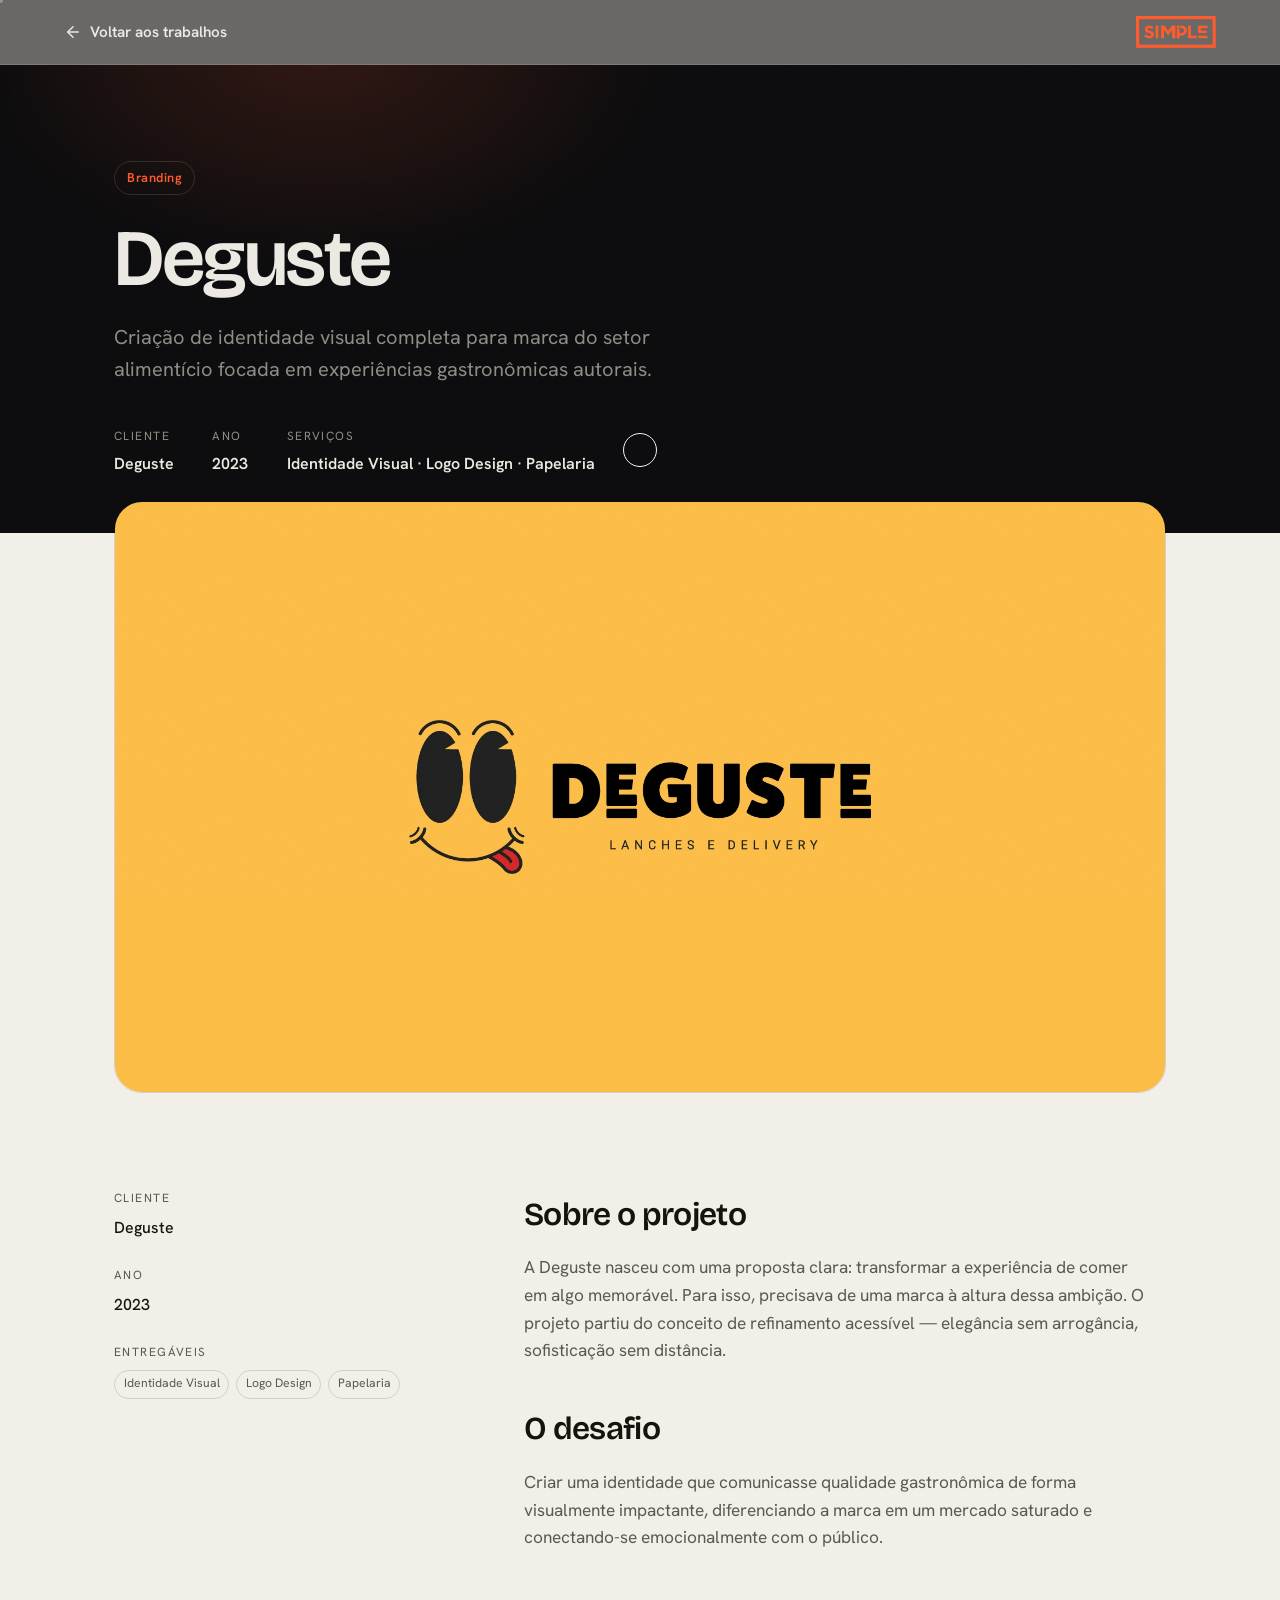
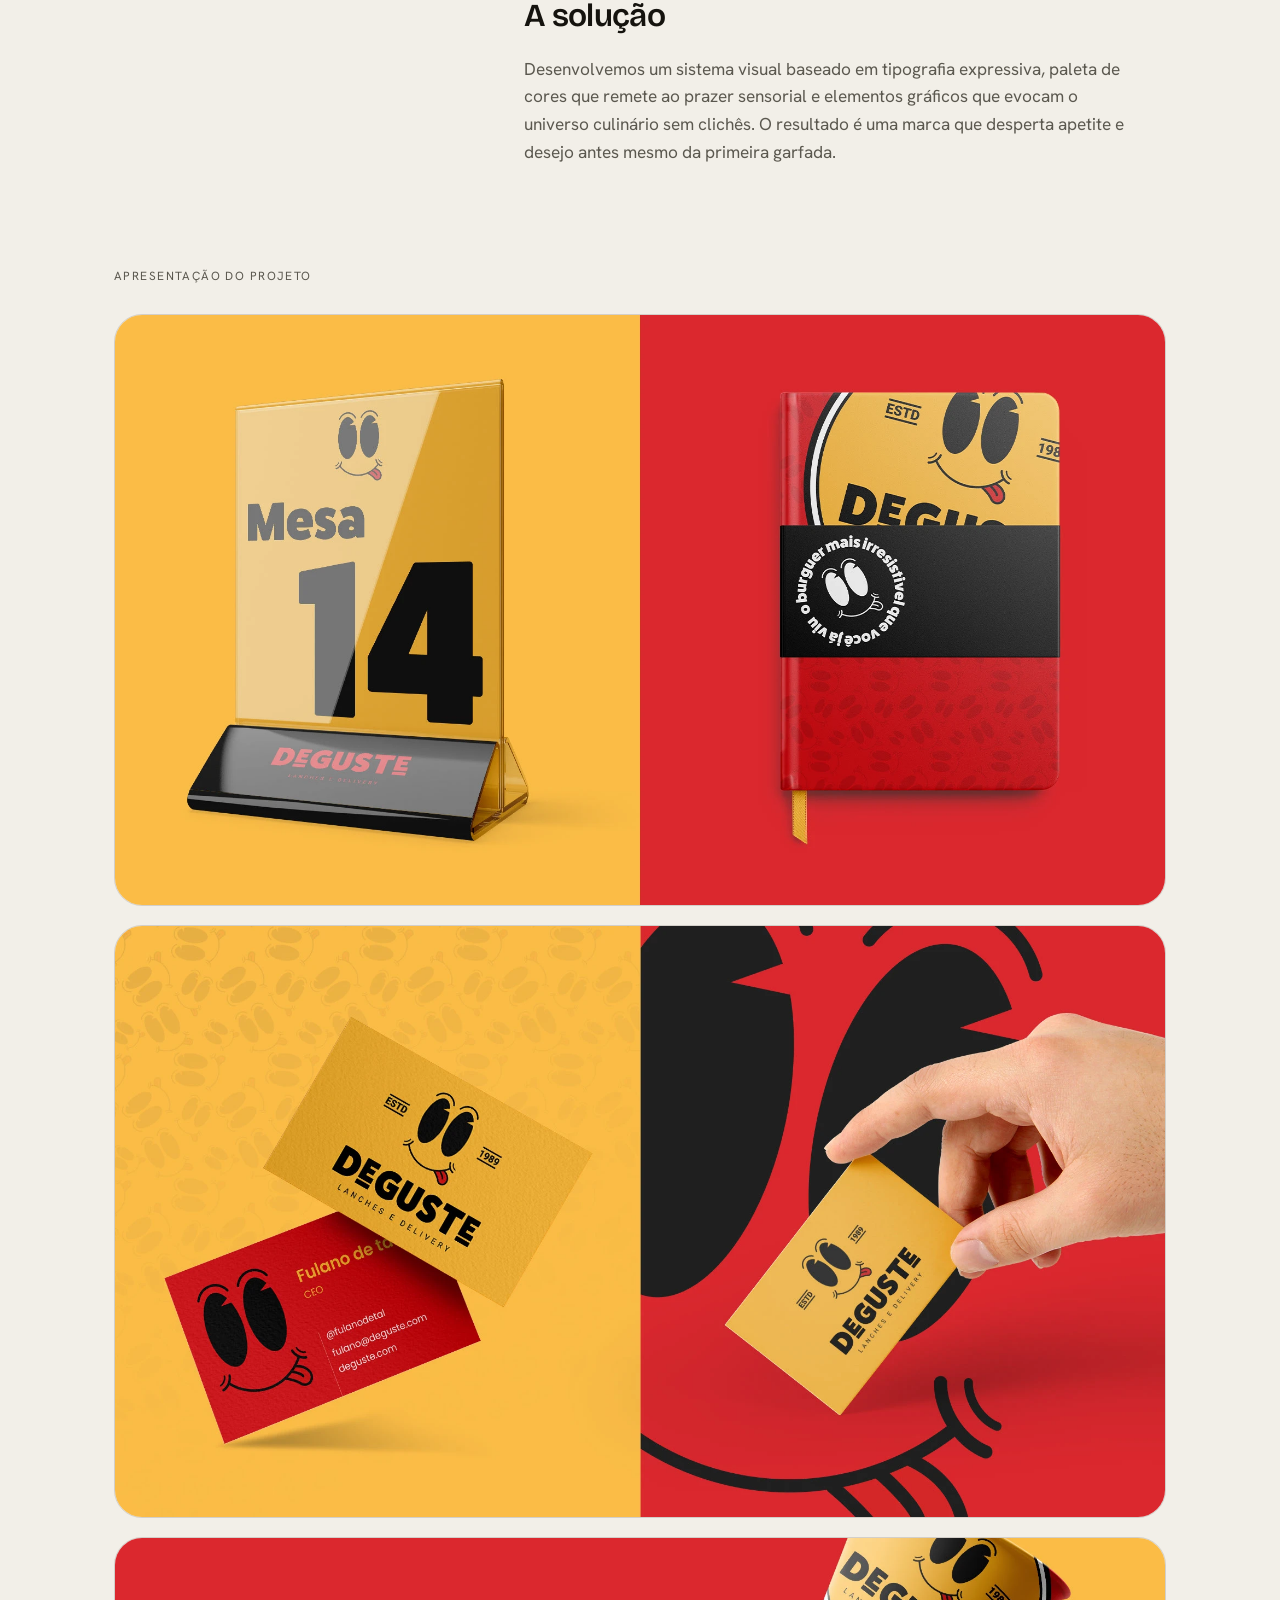
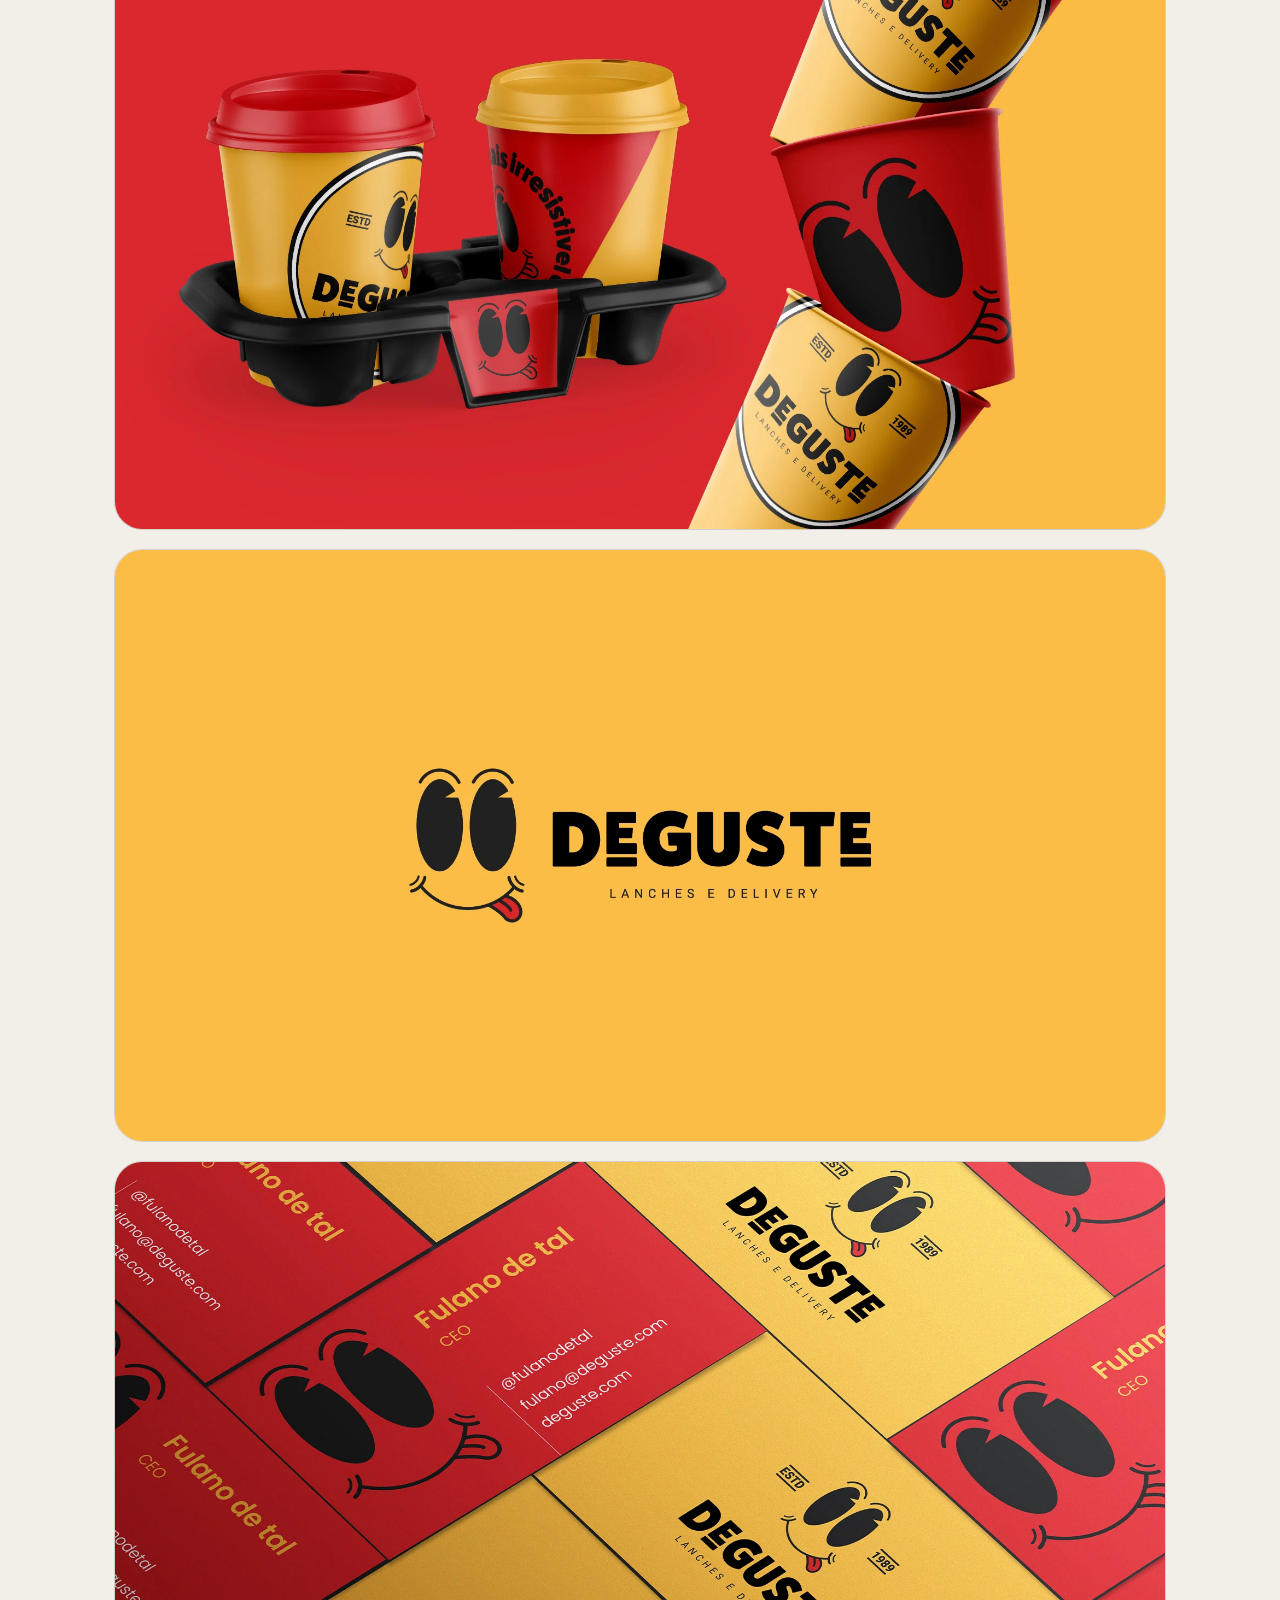
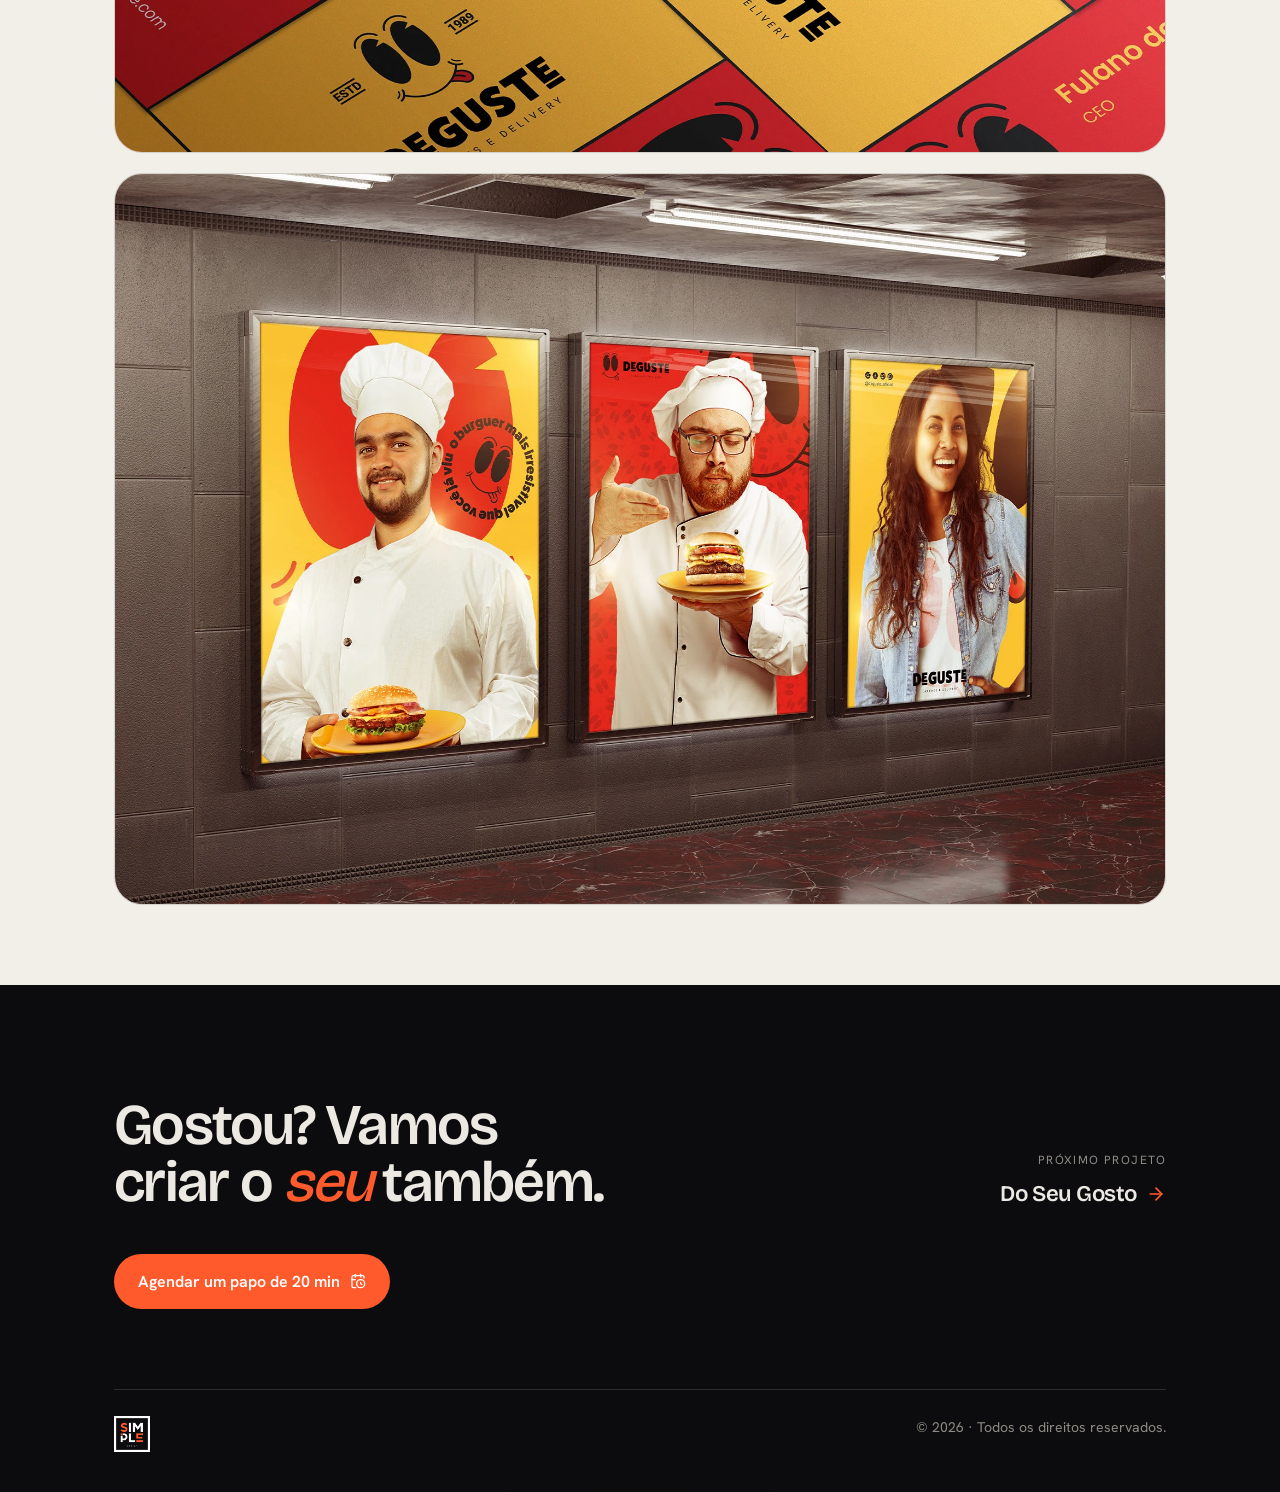
<file: case.html>
<!DOCTYPE html>
<html lang="pt-BR" class="pg-enter">
<head>
<meta charset="UTF-8" />
<meta name="viewport" content="width=device-width, initial-scale=1" />
<title>Case · Simple Design</title>
<link rel="icon" href="assets/icons/logo_icon_01.png" type="image/png">
<link rel="apple-touch-icon" href="assets/icons/logo_icon_01.png">
<meta name="theme-color" content="#0C0C0E">
<meta name="description" content="Estudo de caso detalhado de um projeto de design." />

<link rel="preconnect" href="https://fonts.googleapis.com">
<link rel="preconnect" href="https://fonts.gstatic.com" crossorigin>
<link href="https://fonts.googleapis.com/css2?family=Bricolage+Grotesque:opsz,wght@12..96,300..800&family=Hanken+Grotesk:ital,wght@0,300..800;1,400..600&display=swap" rel="stylesheet">

<link href="https://assets.calendly.com/assets/external/widget.css" rel="stylesheet">
<link href="fx.css" rel="stylesheet">

<style>
:root{
  --ink:#0C0C0E;--ink-2:#141417;--paper:#F2EFE8;--paper-2:#E9E5DB;
  --on-dark:#ECE9E2;--on-dark-mut:#8E8B84;--on-light:#15130E;--on-light-mut:#5B584F;
  --accent:#FF5A2C;--accent-deep:#D8421B;
  --line-dark:rgba(236,233,226,.14);--line-light:rgba(21,19,14,.14);
  --r:16px;--r-lg:28px;--r-pill:999px;--maxw:1180px;--pad:clamp(20px,5vw,72px);
  --ease:cubic-bezier(.22,.61,.36,1);--ease-out:cubic-bezier(.16,1,.3,1);
  --font-display:"Bricolage Grotesque",serif;--font-body:"Hanken Grotesk",system-ui,sans-serif;
}
*{box-sizing:border-box;margin:0;padding:0;min-width:0}
html{scroll-behavior:smooth}
@media (prefers-reduced-motion:reduce){html{scroll-behavior:auto}*{animation:none!important;transition:none!important}}
body{font-family:var(--font-body);background:var(--paper);color:var(--on-light);-webkit-font-smoothing:antialiased;line-height:1.6}
section,footer,header{max-width:100%;overflow-x:clip}
img{display:block;max-width:100%}
a{color:inherit;text-decoration:none}
button{font:inherit;cursor:pointer;border:none;background:none;color:inherit}
::selection{background:var(--accent);color:#fff}
body::after{content:"";position:fixed;inset:0;z-index:9999;pointer-events:none;opacity:.05;mix-blend-mode:overlay;background-image:url("data:image/svg+xml,%3Csvg xmlns='http://www.w3.org/2000/svg' width='120' height='120'%3E%3Cfilter id='n'%3E%3CfeTurbulence type='fractalNoise' baseFrequency='.85' numOctaves='3' stitchTiles='stitch'/%3E%3C/filter%3E%3Crect width='100%25' height='100%25' filter='url(%23n)'/%3E%3C/svg%3E")}
.wrap{max-width:var(--maxw);margin:0 auto;padding-left:var(--pad);padding-right:var(--pad)}

.btn{position:relative;display:inline-flex;align-items:center;gap:.6em;padding:.95em 1.5em;border-radius:var(--r-pill);font-weight:600;overflow:hidden;transition:transform .4s var(--ease-out),color .4s var(--ease);isolation:isolate}
.btn svg{transition:transform .4s var(--ease-out)}
.btn::before{content:"";position:absolute;inset:0;z-index:-1;border-radius:inherit;transform:translateY(101%);transition:transform .5s var(--ease-out)}
.btn:hover{transform:translateY(-2px)}.btn:hover svg{transform:translate(3px,-3px)}.btn:hover::before{transform:translateY(0)}
.btn-primary{background:var(--accent);color:#fff}.btn-primary::before{background:var(--accent-deep)}
.btn-ghost-d{border:1px solid var(--line-dark);color:var(--on-dark)}.btn-ghost-d::before{background:var(--on-dark)}.btn-ghost-d:hover{color:var(--ink)}
.btn:focus-visible{outline:2px solid var(--accent);outline-offset:3px}

/* top bar */
.bar{position:sticky;top:0;z-index:50;display:flex;align-items:center;justify-content:space-between;padding:1rem var(--pad);background:rgba(12,12,14,.6);backdrop-filter:blur(14px);border-bottom:1px solid var(--line-dark);color:var(--on-dark)}
.back{display:inline-flex;align-items:center;gap:.5em;font-weight:600;font-size:.95rem}
.back svg{transition:transform .3s var(--ease-out)}
.back:hover svg{transform:translateX(-4px)}
.bar .brand{font-family:var(--font-display);font-weight:700;display:flex;align-items:center;gap:.5em;font-size:1.05rem}
.bar .brand .dot{width:8px;height:8px;border-radius:50%;background:var(--accent)}

/* hero */
.c-hero{background:var(--ink);color:var(--on-dark);padding:clamp(3rem,8vw,6rem) 0 clamp(2.5rem,5vw,3.5rem);position:relative;overflow-x:clip;overflow-y:hidden}
.c-hero::before{content:"";position:absolute;inset:-30% 0 auto;width:100%;height:120%;background:radial-gradient(40% 60% at 25% 20%,rgba(255,90,44,.16),transparent 70%);filter:blur(10px)}
.c-hero .wrap{position:relative;z-index:1}
.c-badge{display:inline-flex;align-items:center;gap:.5em;padding:.45em .95em;border:1px solid var(--line-dark);border-radius:var(--r-pill);font-size:.8rem;font-weight:600;letter-spacing:.04em;color:var(--accent);margin-bottom:1.5rem}
.c-title{font-family:var(--font-display);font-weight:600;font-size:clamp(2.4rem,6.5vw,5rem);line-height:1;letter-spacing:-.03em;max-width:16ch}
.c-sub{margin-top:1.4rem;max-width:52ch;color:var(--on-dark-mut);font-size:clamp(1.05rem,2vw,1.25rem)}
.c-meta{display:flex;flex-wrap:wrap;gap:2.4rem;margin-top:2.6rem}
.c-meta .m .l{font-size:.74rem;letter-spacing:.12em;text-transform:uppercase;color:var(--on-dark-mut);margin-bottom:.35rem}
.c-meta .m .v{font-weight:600;font-size:1rem}

/* cover */
.cover{margin-top:clamp(-2rem,-4vw,-3rem)}
.cover .wrap{position:relative;z-index:2}
.cover img{width:100%;border-radius:var(--r-lg);border:1px solid var(--line-light);aspect-ratio:16/9;object-fit:cover}

/* body */
.c-body{padding:clamp(3.5rem,8vw,6rem) 0}
.c-grid{display:grid;grid-template-columns:.7fr 1.3fr;gap:clamp(2rem,5vw,5rem);align-items:start}
.c-side{position:sticky;top:90px;display:flex;flex-direction:column;gap:1.6rem}
.c-side .row .l{font-size:.74rem;letter-spacing:.12em;text-transform:uppercase;color:var(--on-light-mut);margin-bottom:.45rem}
.c-side .row .v{font-weight:500}
.c-side .tags{display:flex;flex-wrap:wrap;gap:.45rem}
.c-side .tags span{font-size:.76rem;padding:.32em .7em;border:1px solid var(--line-light);border-radius:var(--r-pill);color:var(--on-light-mut)}
.c-main h2{font-family:var(--font-display);font-weight:600;font-size:clamp(1.5rem,3vw,2rem);letter-spacing:-.02em;margin:0 0 .9rem}
.c-main .block+.block{margin-top:2.4rem}
.c-main p{color:var(--on-light-mut);font-size:1.08rem;max-width:62ch}
.c-main p+p{margin-top:1rem}

/* apresentação longa (estilo Behance): largura total, altura natural, sem corte */
.board{padding:0 0 clamp(3rem,7vw,5rem)}
.board .b-head{margin-bottom:1.6rem}
.board .b-head .l{font-size:.74rem;letter-spacing:.12em;text-transform:uppercase;color:var(--on-light-mut)}
.board-stack{display:flex;flex-direction:column;gap:1.2rem}
.board-stack img{width:100%;height:auto;display:block;border-radius:var(--r-lg);border:1px solid var(--line-light)}

/* cta / footer */
.c-foot{background:var(--ink);color:var(--on-dark);padding:clamp(4rem,9vw,7rem) 0 2.5rem;position:relative;overflow-x:clip;overflow-y:hidden}
.c-foot::before{content:"";position:absolute;inset:auto 0 -40%;width:100%;height:60%;background:radial-gradient(50% 100% at 50% 100%,rgba(255,90,44,.12),transparent 70%);filter:blur(10px);transform-origin:center bottom}
.c-foot .wrap{position:relative;z-index:1}
.c-foot .top{display:flex;flex-wrap:wrap;justify-content:space-between;align-items:flex-end;gap:2rem}
.c-foot h2{font-family:var(--font-display);font-weight:600;font-size:clamp(2rem,6vw,3.6rem);line-height:1;letter-spacing:-.03em;max-width:14ch}
.c-foot h2 em{font-style:italic;color:var(--accent);font-weight:500}
.next{display:inline-flex;flex-direction:column;gap:.4rem;text-align:right;align-items:flex-end}
.next .l{font-size:.74rem;letter-spacing:.12em;text-transform:uppercase;color:var(--on-dark-mut)}
.next a{font-family:var(--font-display);font-weight:600;font-size:1.4rem;letter-spacing:-.02em;display:inline-flex;align-items:center;gap:.4em}
.next a svg{transition:transform .3s var(--ease-out);color:var(--accent)}
.next a:hover svg{transform:translateX(5px)}
.c-foot .cta-row{margin-top:2.6rem}
.c-foot .bottom{margin-top:clamp(3rem,7vw,5rem);padding-top:1.6rem;border-top:1px solid var(--line-dark);display:flex;flex-wrap:wrap;justify-content:space-between;gap:1rem;color:var(--on-dark-mut);font-size:.88rem}
.c-foot .bottom .brand{font-family:var(--font-display);font-weight:700;color:var(--on-dark);display:inline-flex;align-items:center;gap:.5em}
.c-foot .bottom .brand .dot{width:8px;height:8px;border-radius:50%;background:var(--accent)}

/* reveal */
.reveal{opacity:0;transform:translateY(28px);transition:opacity .8s var(--ease-out),transform .8s var(--ease-out)}
.reveal.in-view{opacity:1;transform:none}

/* ============================================================
   RESPONSIVE
   ============================================================ */

/* ── 1024px: tablet landscape ── */
@media (max-width: 1024px) {
  .nav { left: 16px; right: 16px; }
  .bar { max-width: 100%; }
}

/* ── 768px: tablet portrait ── */
@media (max-width: 768px) {
  .bar { padding: .9rem var(--pad); }
  .c-hero { padding-top: 96px; padding-bottom: 2rem; }
  .c-title { font-size: 2.4rem; }
  .c-grid { grid-template-columns: 1fr; gap: 2rem; }
  .c-side { position: static; flex-direction: row; flex-wrap: wrap; gap: 1.4rem 2rem; }
  .c-foot h2 { font-size: 2.2rem; }
}

/* ── 480px: mobile grande ── */
@media (max-width: 480px) {
  .nav { top: 10px; left: 20px; right: 20px; }
  .c-title { font-size: 2rem; max-width: 100%; overflow-wrap: break-word; word-break: break-word; }
  .c-meta { gap: 1.4rem; }
  .c-foot .top { flex-direction: column; align-items: flex-start; }
  .next { text-align: left; align-items: flex-start; }
}
</style>
</head>
<body data-calendly="https://calendly.com/SEU-USUARIO/20min">

<div class="bar">
  <a class="back" href="index.html#trabalhos">
    <svg width="18" height="18" viewBox="0 0 24 24" fill="none" stroke="currentColor" stroke-width="2" stroke-linecap="round" stroke-linejoin="round" aria-hidden="true"><path d="m12 19-7-7 7-7"/><path d="M19 12H5"/></svg>
    Voltar aos trabalhos
  </a>
  <a class="brand" href="index.html" aria-label="Início"><img src="assets/logo/logo_02.png" alt="Simple Design" height="32" style="width:auto;display:block"></a>
</div>

<header class="c-hero">
  <div class="wrap">
    <span class="c-badge" id="cBadge">Projeto</span>
    <h1 class="c-title" id="cTitle">Carregando…</h1>
    <p class="c-sub" id="cSub"></p>
    <div class="c-meta" id="cMeta"></div>
  </div>
</header>

<section class="cover">
  <div class="wrap"><img id="cCover" src="" alt="" /></div>
</section>

<section class="c-body">
  <div class="wrap c-grid">
    <aside class="c-side reveal" id="cSide"></aside>
    <div class="c-main reveal" id="cMain"></div>
  </div>
</section>

<section class="board">
  <div class="wrap">
    <div class="b-head reveal"><span class="l">Apresentação do projeto</span></div>
    <div class="board-stack reveal" id="cBoard"></div>
  </div>
</section>

<footer class="c-foot">
  <div class="wrap">
    <div class="top">
      <h2>Gostou? Vamos criar o <em>seu</em> também.</h2>
      <div class="next">
        <span class="l">Próximo projeto</span>
        <a id="cNext" href="#">—<svg width="20" height="20" viewBox="0 0 24 24" fill="none" stroke="currentColor" stroke-width="2" stroke-linecap="round" stroke-linejoin="round" aria-hidden="true"><path d="M5 12h14"/><path d="m12 5 7 7-7 7"/></svg></a>
      </div>
    </div>
    <div class="cta-row">
      <a href="index.html#contato" class="btn btn-primary" data-calendly>Agendar um papo de 20 min<svg width="16" height="16" viewBox="0 0 24 24" fill="none" stroke="currentColor" stroke-width="2" stroke-linecap="round" stroke-linejoin="round" aria-hidden="true"><path d="M16 14v2.2l1.6 1"/><path d="M16 2v4"/><path d="M21 7.5V6a2 2 0 0 0-2-2H5a2 2 0 0 0-2 2v14a2 2 0 0 0 2 2h3.5"/><path d="M3 10h5"/><path d="M8 2v4"/><circle cx="16" cy="16" r="6"/></svg></a>
    </div>
    <div class="bottom">
      <span class="brand"><img src="assets/logo/logo_white_01.png" alt="Simple Design" height="36" style="width:auto;display:block"></span>
      <span>© <span id="year"></span> · Todos os direitos reservados.</span>
    </div>
  </div>
</footer>

<script>
(function(){
  "use strict";
  var reduceMotion = window.matchMedia("(prefers-reduced-motion: reduce)").matches;
  document.getElementById("year").textContent = new Date().getFullYear();

  /* ordem para navegação "próximo projeto" */
  var ORDER = ["deguste","doseugosto","eadplataforma","easywork","futpalmeirense","internnova","moodcafe","pessoar","smartboxbr","studiolabcreate","utilipets","valormed"];

  /* base de dados dos cases (cases reais do portfólio)
     cover = imagem principal (destaque, recorte 16:9)
     board = apresentação longa estilo Behance: imagens em largura total e
             altura natural (sem corte), na ordem da pasta do case. */
  var DATA = {
    deguste:{cat:"Branding",title:"Deguste",sub:"Criação de identidade visual completa para marca do setor alimentício focada em experiências gastronômicas autorais.",
      client:"Deguste",year:"2023",services:"Identidade Visual · Logo Design · Papelaria",tags:["Identidade Visual","Logo Design","Papelaria"],
      cover:"assets/images/case_deguste/deguste_img_04.webp",
      board:["assets/images/case_deguste/deguste_img_01.webp","assets/images/case_deguste/deguste_img_02.webp","assets/images/case_deguste/deguste_img_03.webp","assets/images/case_deguste/deguste_img_04.webp","assets/images/case_deguste/deguste_img_05.webp","assets/images/case_deguste/deguste_img_06.webp"],
      sobre:"A Deguste nasceu com uma proposta clara: transformar a experiência de comer em algo memorável. Para isso, precisava de uma marca à altura dessa ambição. O projeto partiu do conceito de refinamento acessível — elegância sem arrogância, sofisticação sem distância.",
      desafio:"Criar uma identidade que comunicasse qualidade gastronômica de forma visualmente impactante, diferenciando a marca em um mercado saturado e conectando-se emocionalmente com o público.",
      solucao:"Desenvolvemos um sistema visual baseado em tipografia expressiva, paleta de cores que remete ao prazer sensorial e elementos gráficos que evocam o universo culinário sem clichês. O resultado é uma marca que desperta apetite e desejo antes mesmo da primeira garfada."},
    doseugosto:{cat:"Branding",title:"Do Seu Gosto",sub:"Identidade visual para restaurante de cozinha saudável com linguagem contemporânea e autêntica.",
      client:"Do Seu Gosto",year:"2023",services:"Identidade Visual · Logo Design · Embalagens",tags:["Identidade Visual","Logo Design","Embalagens"],
      cover:"assets/images/case_doseugosto/doseugosto_img_01.webp",
      board:["assets/images/case_doseugosto/doseugosto_img_01.webp","assets/images/case_doseugosto/doseugosto_img_02.webp","assets/images/case_doseugosto/doseugosto_img_03.webp","assets/images/case_doseugosto/doseugosto_img_04.webp","assets/images/case_doseugosto/doseugosto_img_05.webp"],
      sobre:"O Do Seu Gosto surgiu para provar que comer bem não precisa ser chato. Um restaurante de cozinha saudável que celebra os sabores naturais com criatividade e personalidade. A marca precisava refletir esse equilíbrio: leveza, autenticidade e muita vida.",
      desafio:"Traduzir o conceito de alimentação saudável de forma visualmente atraente, fugindo dos clichês do 'verde e clean' que dominam o segmento, para criar algo com personalidade própria.",
      solucao:"A identidade foi construída em torno de formas orgânicas e uma paleta vibrante que celebra os ingredientes naturais. A tipografia escolhida traz personalidade sem perder a legibilidade, criando uma marca que é ao mesmo tempo apetitosa e confiável."},
    easywork:{cat:"Branding",title:"EasyWork",sub:"Identidade visual para startup de outsourcing especializada em sistemas e aplicativos com foco em usabilidade e experiência do usuário.",
      client:"EasyWork Outsourcing",year:"2023",services:"Identidade Visual · Logo Design · Branding para Produto Digital",tags:["Identidade Visual","Logo Design","Branding para Produto Digital"],
      cover:"assets/images/case_easywork/easywork_img_01.png",
      board:["assets/images/case_easywork/easywork_img_01.png","assets/images/case_easywork/easywork_img_02.png","assets/images/case_easywork/easywork_img_03.png","assets/images/case_easywork/easywork_img_04.png","assets/images/case_easywork/easywork_img_05.png","assets/images/case_easywork/easywork_img_06.png","assets/images/case_easywork/easywork_img_07.png","assets/images/case_easywork/easywork_img_08.jpg","assets/images/case_easywork/easywork_img_09.jpg","assets/images/case_easywork/easywork_img_10.jpg"],
      sobre:"A EasyWork nasceu com uma proposta direta: tornar o trabalho mais fácil. Atuando com outsourcing de desenvolvimento de software, a empresa entrega sistemas e aplicativos pensados para serem simples de usar e fáceis de escalar. O nome já diz tudo — e a identidade visual precisava dizer o mesmo, à primeira vista.",
      desafio:"Criar uma marca que comunicasse tecnologia e inovação sem abrir mão da clareza e da simplicidade — valores centrais do produto. O desafio era equilibrar a seriedade de uma empresa B2B de desenvolvimento de software com uma identidade acessível, que transmitisse a facilidade de uso que a EasyWork promete entregar.",
      solucao:"A identidade foi construída em torno do conceito de praticidade e eficiência. O símbolo — um cubo com um 'E' estilizado — remete a sistemas, estrutura e organização, reforçando a ideia de produto digital bem construído. A paleta combina azul marinho profundo, que traz credibilidade e solidez corporativa, com verde vibrante que transmite dinamismo, crescimento e a leveza que o nome EasyWork promete. A tipografia bold e sem serifas reforça objetividade e modernidade — uma marca que faz o que diz. O resultado é uma identidade que posiciona a EasyWork como parceira tecnológica confiável para empresas que buscam sistemas funcionais e fáceis de adotar."},
    eadplataforma:{cat:"Site",title:"EAD Plataforma",sub:"Marca para plataforma de ensino a distância que conecta design estratégico com a missão de democratizar o aprendizado.",
      client:"EAD Plataforma",year:"2023",services:"Identidade Visual · UI Design · Site",tags:["Identidade Visual","UI Design","Site"],
      cover:"assets/images/case_eadplataforma/eadplataforma_img_01.jpg",
      board:["assets/images/case_eadplataforma/eadplataforma_img_01.jpg","assets/images/case_eadplataforma/eadplataforma_img_02.jpg","assets/images/case_eadplataforma/eadplataforma_img_03.jpg","assets/images/case_eadplataforma/eadplataforma_img_04.jpg","assets/images/case_eadplataforma/eadplataforma_img_05.jpg"],
      sobre:"A EAD Plataforma tem como missão tornar a educação de qualidade acessível para todos. Em um mercado de e-learning cada vez mais competitivo, a marca precisava transmitir confiança, modernidade e o calor humano que diferencia uma plataforma das demais.",
      desafio:"Criar uma identidade que equilibrasse profissionalismo institucional com acolhimento, comunicando tanto para instituições de ensino quanto para alunos, sem perder consistência.",
      solucao:"Desenvolvemos um sistema visual moderno com uso estratégico de cores que transmitem confiança e energia. O logo foi pensado para funcionar em múltiplos contextos digitais, e os elementos de apoio criam uma linguagem visual coesa e escalável."},
    futpalmeirense:{cat:"Social Media",title:"Fut Palmeirense",sub:"Criação de conteúdo visual para página de futebol do Palmeiras com identidade editorial consistente.",
      client:"Fut Palmeirense",year:"2024",services:"Social Media Design · Conteúdo Editorial · Motion Graphics",tags:["Social Media Design","Conteúdo Editorial","Motion Graphics"],
      cover:"assets/images/case_futpalmeirense/futpalmeirense_img_01.jpg",
      board:["assets/images/case_futpalmeirense/futpalmeirense_img_01.jpg","assets/images/case_futpalmeirense/futpalmeirense_img_02.jpg","assets/images/case_futpalmeirense/futpalmeirense_img_03.jpg","assets/images/case_futpalmeirense/futpalmeirense_img_04.jpg","assets/images/case_futpalmeirense/futpalmeirense_img_05.jpg"],
      sobre:"O futebol é paixão, e a paixão exige design à altura. O projeto Fut Palmeirense surgiu para levar a experiência visual das redes sociais ao nível dos maiores clubes do mundo, com conteúdo que emociona, informa e engaja a torcida alviverde.",
      desafio:"Criar uma linha editorial visual consistente que respeitasse a identidade do Palmeiras enquanto trazia inovação e personalidade própria, gerando alto engajamento nas publicações.",
      solucao:"Criamos templates editáveis com identidade visual forte, paleta baseada no verde e branco do clube com elementos que trazem energia e movimento. Cada post foi pensado para parar o scroll e gerar identificação imediata com a torcida."},
    internnova:{cat:"Site",title:"Internnova",sub:"Identidade visual para empresa de inovação e tecnologia com marca sólida e contemporânea.",
      client:"Internnova",year:"2023",services:"Identidade Visual · Logo Design · Site",tags:["Identidade Visual","Logo Design","Site"],
      cover:"assets/images/case_Internnova/Internnova_img_05.webp",
      board:["assets/images/case_Internnova/Internnova_img_01.webp","assets/images/case_Internnova/Internnova_img_02.webp","assets/images/case_Internnova/Internnova_img_03.webp","assets/images/case_Internnova/Internnova_img_04.webp","assets/images/case_Internnova/Internnova_img_05.webp"],
      sobre:"A Internnova atua na intersecção entre tecnologia e inovação empresarial. Para uma empresa que vende transformação, a marca precisava ser ela mesma transformadora — moderna, confiável e com uma personalidade que transmitisse competência sem frieza.",
      desafio:"Criar uma marca que posicionasse a Internnova como referência em inovação, diferenciando-se de concorrentes do setor tech sem cair no visual genérico de empresas de tecnologia.",
      solucao:"A identidade foi construída sobre o conceito de conexão e movimento. O símbolo remete a fluxos e sistemas interligados, enquanto a paleta une seriedade corporativa com energia inovadora. O sistema completo inclui papelaria, apresentações e aplicações digitais."},
    moodcafe:{cat:"Branding",title:"Mood Café",sub:"Construção completa de marca para cafeteria artesanal que une personalidade, atmosfera e design.",
      client:"Mood Café",year:"2024",services:"Branding Completo · Logo Design · Embalagens · Papelaria",tags:["Branding Completo","Logo Design","Embalagens","Papelaria"],
      cover:"assets/images/case_moodcafe/moodcafe_img_01.webp",
      board:["assets/images/case_moodcafe/moodcafe_img_01.webp","assets/images/case_moodcafe/moodcafe_img_02.webp","assets/images/case_moodcafe/moodcafe_img_03.webp","assets/images/case_moodcafe/moodcafe_img_04.webp"],
      sobre:"O Mood Café nasceu com uma proposta: ser mais que uma cafeteria. Um espaço de experiências, onde cada detalhe — do copo ao ambiente — conta uma história. A marca precisava capturar esse mood (humor, atmosfera) e traduzir em linguagem visual memorável.",
      desafio:"Desenvolver uma identidade que comunicasse a personalidade única do espaço, criando conexão emocional com o público e se destacando em um mercado de cafeterias cada vez mais visual.",
      solucao:"Criamos uma identidade com forte caráter tipográfico e elementos artesanais que remetem ao ritual do café. A paleta equilibra tons quentes e neutros sofisticados, e o sistema de aplicações garante consistência em embalagens, uniformes e comunicação digital."},
    pessoar:{cat:"Site",title:"Pessoar",sub:"Identidade visual para empresa focada em pessoas e desenvolvimento humano com linguagem acolhedora e profissional.",
      client:"Pessoar",year:"2023",services:"Identidade Visual · Logo Design · Site",tags:["Identidade Visual","Logo Design","Site"],
      cover:"assets/images/case_pessoar/pessoar_img_03.webp",
      board:["assets/images/case_pessoar/pessoar_img_01.webp","assets/images/case_pessoar/pessoar_img_02.webp","assets/images/case_pessoar/pessoar_img_03.webp","assets/images/case_pessoar/pessoar_img_04.webp","assets/images/case_pessoar/pessoar_img_05.webp","assets/images/case_pessoar/pessoar_img_06.webp"],
      sobre:"A Pessoar é uma empresa que coloca as pessoas no centro de tudo. Atuando com gestão de talentos e desenvolvimento humano, precisava de uma identidade que transmitisse acolhimento, profissionalismo e a crença genuína no potencial de cada indivíduo.",
      desafio:"Traduzir conceitos abstratos como 'desenvolvimento humano' e 'potencial' em uma identidade visual tangível e emocionalmente ressonante, sem cair em clichês do setor de RH.",
      solucao:"A marca foi construída em torno de formas que remetem a pessoas e conexões humanas. A paleta traz calor e confiança, e a tipografia equilibra proximidade e profissionalismo. O resultado é uma identidade que abraça e inspira ao mesmo tempo."},
    smartboxbr:{cat:"Site & Social Media",title:"SmartBox",sub:"Site institucional e presença digital para startup de vending machines e minimercados autônomos corporativos.",
      client:"SmartBox",year:"2026",services:"Web Design · Desenvolvimento de Site · Social Media Design · Gestão de Redes Sociais",tags:["Web Design","Desenvolvimento de Site","Social Media Design","Gestão de Redes Sociais"],
      cover:"assets/images/case_smartboxbr/smartboxbr_img_01.jpg",
      board:["assets/images/case_smartboxbr/smartboxbr_img_01.jpg","assets/images/case_smartboxbr/smartboxbr_img_02.jpg","assets/images/case_smartboxbr/smartboxbr_img_03.jpg","assets/images/case_smartboxbr/smartboxbr_img_04.jpg","assets/images/case_smartboxbr/smartboxbr_img_05.jpg"],
      sobre:"A SmartBox chegou para transformar a conveniência no ambiente de trabalho. Com vending machines e minimercados autônomos instalados dentro de empresas, condomínios e academias — sem custo de instalação para o cliente — a startup precisava de uma presença digital que estivesse à altura da inovação que entrega. O projeto envolveu a criação do site institucional completo e a estruturação da identidade visual nas redes sociais.",
      desafio:"A SmartBox opera em um mercado ainda pouco conhecido no Brasil — o varejo autônomo corporativo. O desafio foi comunicar um modelo de negócio inovador de forma clara e persuasiva para dois públicos distintos: gestores e RHs de empresas que precisam entender o produto, e colaboradores que serão os usuários finais. O site precisava gerar propostas, e o social media precisava educar e engajar.",
      solucao:"Para o site, desenvolvemos uma estrutura focada em conversão: hierarquia visual clara, seções que respondem às principais dúvidas do decisor corporativo, FAQ estratégico e CTAs diretos para solicitação de proposta personalizada. A linguagem une tecnologia e praticidade, refletindo os pilares da marca: inovação inteligente, qualidade de produtos e possibilidade de personalização por empresa. Para o social media, criamos uma linha editorial que equilibra conteúdo educativo sobre o modelo de negócio, bastidores de instalações e peças de geração de demanda — tudo com identidade visual consistente para o Instagram @brsmartbox e LinkedIn."},
    studiolabcreate:{cat:"Branding",title:"Studio Lab Create",sub:"Identidade de marca para estúdio criativo com conceito de laboratório de ideias ousado e experimental.",
      client:"Studio Lab Create",year:"2024",services:"Brand Identity · Logo Design · Sistema Visual",tags:["Brand Identity","Logo Design","Sistema Visual"],
      cover:"assets/images/case_studiolabcreate/studiolabcreate_img_01.webp",
      board:["assets/images/case_studiolabcreate/studiolabcreate_img_01.webp","assets/images/case_studiolabcreate/studiolabcreate_img_02.webp","assets/images/case_studiolabcreate/studiolabcreate_img_03.png","assets/images/case_studiolabcreate/studiolabcreate_img_04.webp","assets/images/case_studiolabcreate/studiolabcreate_img_05.webp"],
      sobre:"O Studio Lab Create é um espaço onde criatividade e experimentação se encontram. Para um estúdio que vive de criar o novo, a identidade precisava ser um manifesto visual — ousada, original e que gerasse identificação imediata com o universo criativo.",
      desafio:"Criar uma marca que posicionasse o estúdio como referência criativa, com identidade suficientemente forte para competir visualmente com grandes players do mercado de design e comunicação.",
      solucao:"Desenvolvemos uma identidade modular e experimental, com elementos que se combinam de formas diferentes criando variações sem perder consistência. O visual remete a processos de criação, rascunhos e a energia de um laboratório de ideias em constante movimento."},
    utilipets:{cat:"Branding",title:"Utilipets",sub:"Branding para empresa pet com identidade que transmite cuidado, confiança e amor pelos animais.",
      client:"Utilipets",year:"2023",services:"Branding Completo · Logo Design · Embalagens · Papelaria",tags:["Branding Completo","Logo Design","Embalagens","Papelaria"],
      cover:"assets/images/case_utilipets/utilipets_img_03.png",
      board:["assets/images/case_utilipets/utilipets_img_01.png","assets/images/case_utilipets/utilipets_img_02.png","assets/images/case_utilipets/utilipets_img_03.png","assets/images/case_utilipets/utilipets_img_04.png"],
      sobre:"A Utilipets atua no mercado pet com uma proposta de cuidado verdadeiro. Em um segmento onde o apelo emocional é fundamental, a marca precisava comunicar tanto a qualidade dos produtos quanto o amor genuíno pelos animais que guia cada decisão da empresa.",
      desafio:"Criar uma identidade que se conectasse emocionalmente com tutores de pets, transmitindo confiança e carinho sem perder o posicionamento profissional da marca.",
      solucao:"A identidade foi construída com uma linguagem visual calorosa e amigável, com ilustrações e formas que remetem ao universo pet de forma criativa. A paleta de cores traz energia e afeto, e o sistema de embalagens garante reconhecimento nas prateleiras."},
    valormed:{cat:"Site",title:"Valor Med",sub:"Identidade visual e site para empresa do setor de saúde equilibrando credibilidade institucional com comunicação humana.",
      client:"Valor Med",year:"2024",services:"Identidade Visual · Site",tags:["Identidade Visual","Site"],
      cover:"assets/images/case_valormed/valormed_img_03.jpg",
      board:["assets/images/case_valormed/valormed_img_01.jpg","assets/images/case_valormed/valormed_img_02.jpg","assets/images/case_valormed/valormed_img_03.jpg"],
      sobre:"A Valormed atua no setor de saúde com a missão de valorizar cada etapa do cuidado médico. Para uma empresa que lida com algo tão essencial quanto a saúde, a identidade precisava transmitir segurança, credibilidade e ao mesmo tempo proximidade humana.",
      desafio:"Equilibrar o rigor e a seriedade do setor de saúde com uma comunicação mais acessível e humana, criando uma marca que inspire confiança em profissionais de saúde e pacientes.",
      solucao:"Desenvolvemos uma identidade limpa e profissional, com elementos que remetem à precisão e ao cuidado. A paleta combina tons que transmitem saúde e confiança, e o sistema visual funciona com igual eficácia em aplicações físicas e digitais."}
  };

  function getParam(){
    var m = window.location.search.match(/[?&]p=([^&]+)/);
    return m ? decodeURIComponent(m[1]) : null;
  }

  var slug = getParam();
  var c = (slug && DATA[slug]) ? DATA[slug] : DATA[ORDER[0]];
  if(slug && DATA[slug]) { /* válido */ } else { slug = ORDER[0]; }

  /* preenche o conteúdo */
  document.title = c.title + " · Thiago — Designer";
  document.getElementById("cBadge").textContent = c.cat;
  document.getElementById("cTitle").textContent = c.title;
  document.getElementById("cSub").textContent = c.sub;

  var cover = document.getElementById("cCover");
  cover.src = c.cover; cover.alt = "Imagem de capa do projeto " + c.title;

  document.getElementById("cMeta").innerHTML =
    '<div class="m"><div class="l">Cliente</div><div class="v">'+c.client+'</div></div>'+
    '<div class="m"><div class="l">Ano</div><div class="v">'+c.year+'</div></div>'+
    '<div class="m"><div class="l">Serviços</div><div class="v">'+c.services+'</div></div>';

  document.getElementById("cSide").innerHTML =
    '<div class="row"><div class="l">Cliente</div><div class="v">'+c.client+'</div></div>'+
    '<div class="row"><div class="l">Ano</div><div class="v">'+c.year+'</div></div>'+
    '<div class="row"><div class="l">Entregáveis</div><div class="tags">'+
      c.tags.map(function(t){return '<span>'+t+'</span>';}).join('')+'</div></div>';

  document.getElementById("cMain").innerHTML =
    '<div class="block"><h2>Sobre o projeto</h2><p>'+c.sobre+'</p></div>'+
    '<div class="block"><h2>O desafio</h2><p>'+c.desafio+'</p></div>'+
    '<div class="block"><h2>A solução</h2><p>'+c.solucao+'</p></div>';

  var board = c.board || [];
  document.getElementById("cBoard").innerHTML = board.map(function(src,i){
    return '<img src="'+src+'" alt="'+c.title+' — apresentação '+(i+1)+'" loading="lazy">';
  }).join('');

  /* próximo projeto */
  var idx = ORDER.indexOf(slug);
  var nextSlug = ORDER[(idx + 1) % ORDER.length];
  var nextC = DATA[nextSlug];
  var nextEl = document.getElementById("cNext");
  nextEl.href = "case.html?p=" + nextSlug;
  nextEl.innerHTML = nextC.title.split("—")[0].trim() + '<svg width="20" height="20" viewBox="0 0 24 24" fill="none" stroke="currentColor" stroke-width="2" stroke-linecap="round" stroke-linejoin="round" aria-hidden="true"><path d="M5 12h14"/><path d="m12 5 7 7-7 7"/></svg>';

  /* reveal */
  var revealEls = [].slice.call(document.querySelectorAll(".reveal"));
  if(reduceMotion || !("IntersectionObserver" in window)){
    revealEls.forEach(function(el){ el.classList.add("in-view"); });
  } else {
    var io = new IntersectionObserver(function(entries){
      entries.forEach(function(en){ if(en.isIntersecting){ en.target.classList.add("in-view"); io.unobserve(en.target); } });
    }, {threshold:0.12, rootMargin:"0px 0px -8% 0px"});
    revealEls.forEach(function(el){ io.observe(el); });
  }
})();
</script>

<script src="https://assets.calendly.com/assets/external/widget.js" async></script>
<script src="fx.js"></script>
</body>
</html>
</file>
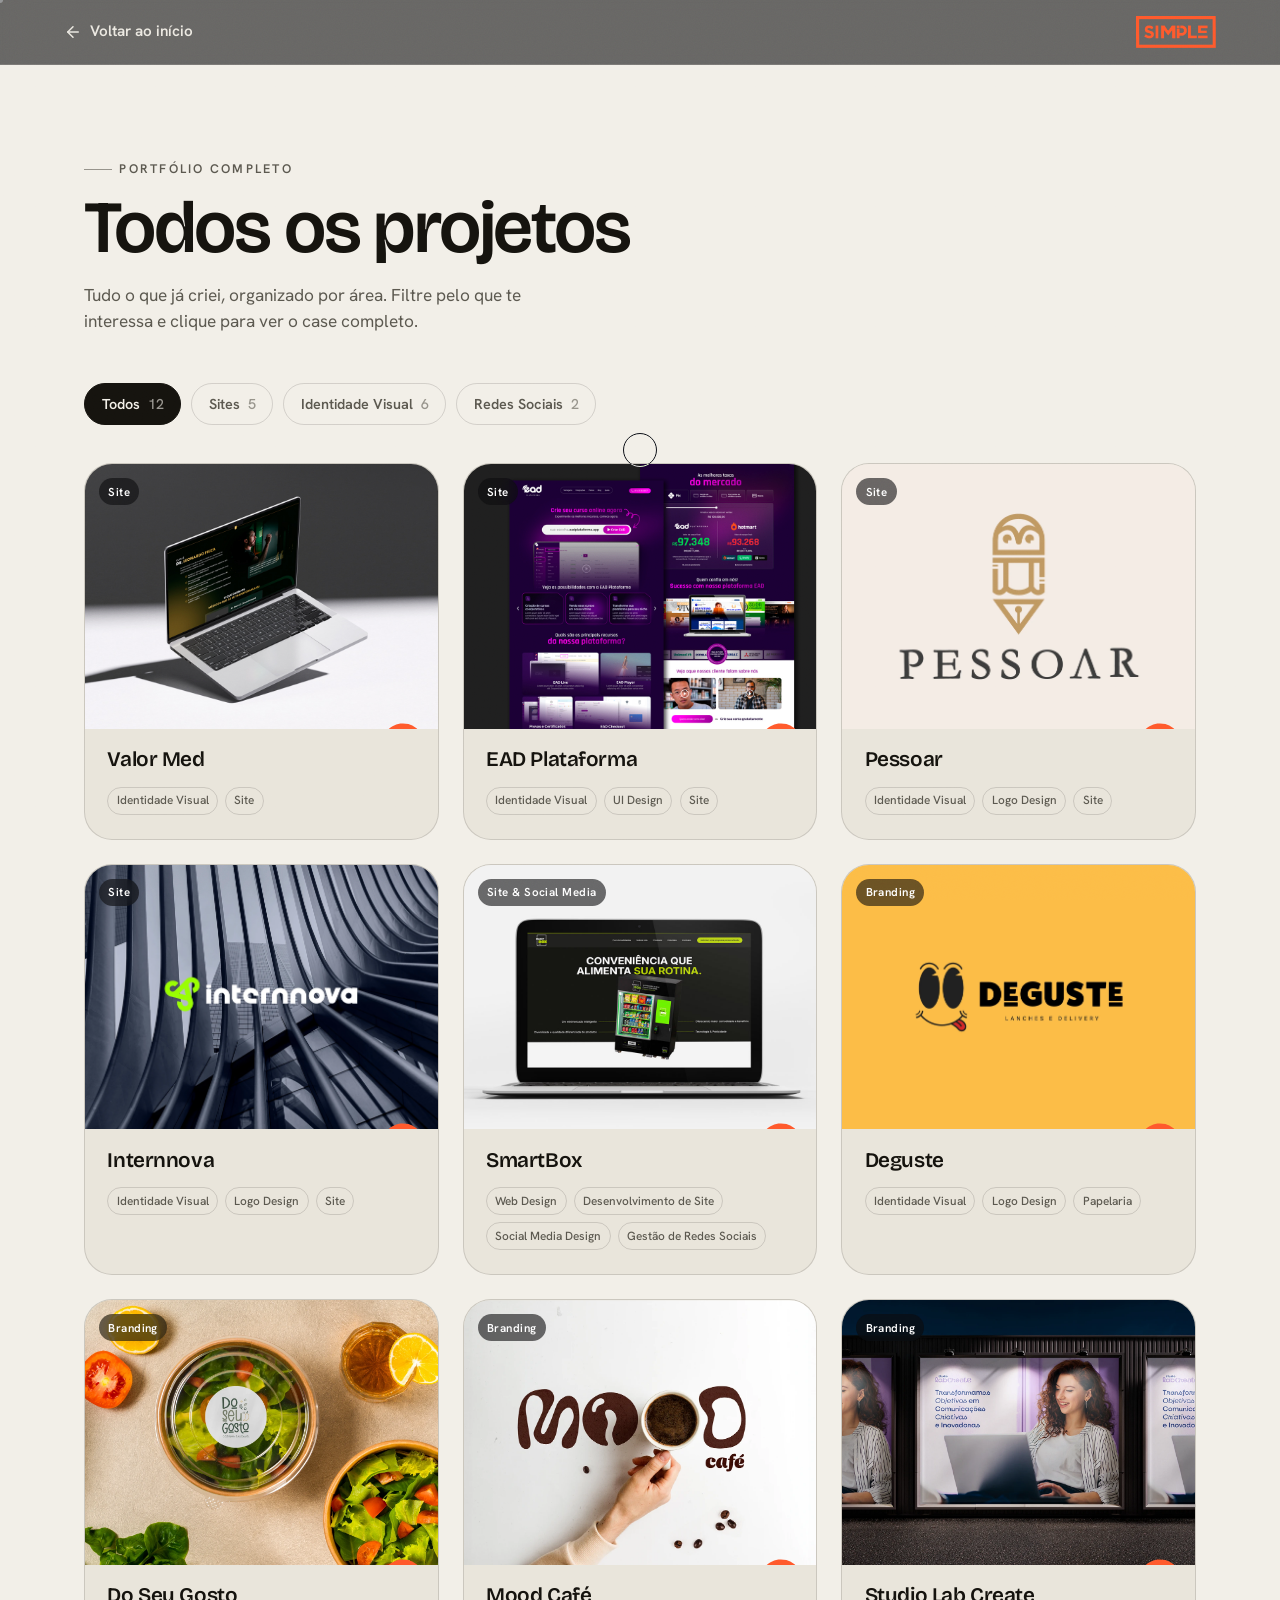
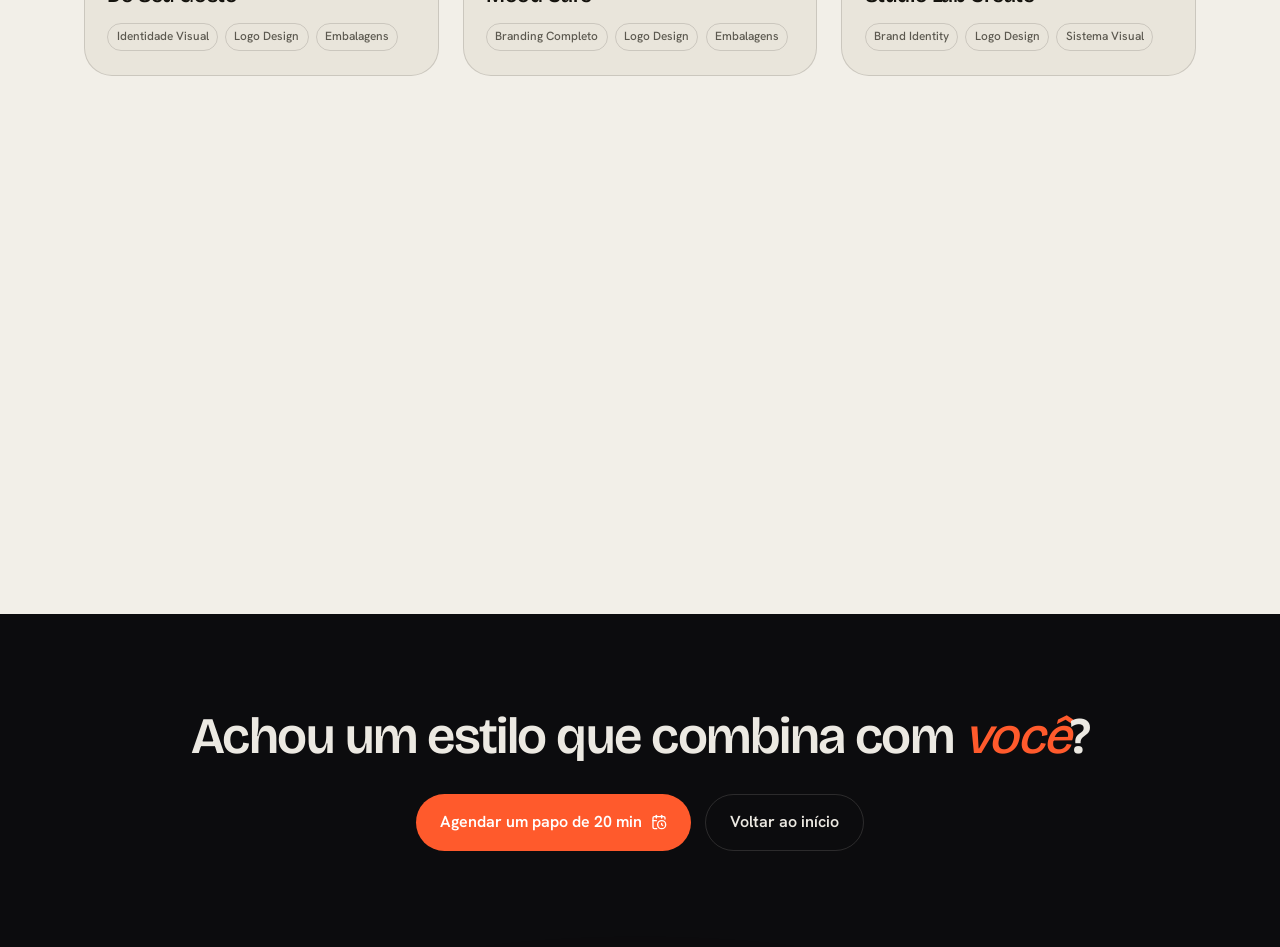
<file: projetos.html>
<!DOCTYPE html>
<html lang="pt-BR" class="pg-enter">
<head>
<meta charset="UTF-8" />
<meta name="viewport" content="width=device-width, initial-scale=1" />
<title>Projetos · Simple Design</title>
<link rel="icon" href="assets/icons/logo_icon_01.png" type="image/png">
<link rel="apple-touch-icon" href="assets/icons/logo_icon_01.png">
<meta name="theme-color" content="#0C0C0E">
<meta name="description" content="Portfólio completo: sites, identidade visual e redes sociais." />

<link rel="preconnect" href="https://fonts.googleapis.com">
<link rel="preconnect" href="https://fonts.gstatic.com" crossorigin>
<link href="https://fonts.googleapis.com/css2?family=Bricolage+Grotesque:opsz,wght@12..96,300..800&family=Hanken+Grotesk:ital,wght@0,300..800;1,400..600&display=swap" rel="stylesheet">
<link href="https://assets.calendly.com/assets/external/widget.css" rel="stylesheet">
<link href="fx.css" rel="stylesheet">

<style>
:root{
  --ink:#0C0C0E;--ink-2:#141417;--paper:#F2EFE8;--paper-2:#E9E5DB;
  --on-dark:#ECE9E2;--on-dark-mut:#8E8B84;--on-light:#15130E;--on-light-mut:#5B584F;
  --accent:#FF5A2C;--accent-deep:#D8421B;
  --line-dark:rgba(236,233,226,.14);--line-light:rgba(21,19,14,.14);
  --r:16px;--r-lg:28px;--r-pill:999px;--maxw:1240px;--pad:clamp(20px,5vw,72px);
  --ease:cubic-bezier(.22,.61,.36,1);--ease-out:cubic-bezier(.16,1,.3,1);
  --font-display:"Bricolage Grotesque",serif;--font-body:"Hanken Grotesk",system-ui,sans-serif;
}
*{box-sizing:border-box;margin:0;padding:0;min-width:0}
html{scroll-behavior:smooth}
@media (prefers-reduced-motion:reduce){html{scroll-behavior:auto}*{animation:none!important;transition:none!important}}
body{font-family:var(--font-body);background:var(--paper);color:var(--on-light);-webkit-font-smoothing:antialiased;line-height:1.55}
section,footer,header{max-width:100%;overflow-x:clip}
img{display:block;max-width:100%}
a{color:inherit;text-decoration:none}
button{font:inherit;cursor:pointer;border:none;background:none;color:inherit}
::selection{background:var(--accent);color:#fff}
body::after{content:"";position:fixed;inset:0;z-index:9999;pointer-events:none;opacity:.05;mix-blend-mode:overlay;background-image:url("data:image/svg+xml,%3Csvg xmlns='http://www.w3.org/2000/svg' width='120' height='120'%3E%3Cfilter id='n'%3E%3CfeTurbulence type='fractalNoise' baseFrequency='.85' numOctaves='3' stitchTiles='stitch'/%3E%3C/filter%3E%3Crect width='100%25' height='100%25' filter='url(%23n)'/%3E%3C/svg%3E")}
.wrap{max-width:var(--maxw);margin:0 auto;padding-left:var(--pad);padding-right:var(--pad)}

.btn{position:relative;display:inline-flex;align-items:center;gap:.6em;padding:.95em 1.5em;border-radius:var(--r-pill);font-weight:600;overflow:hidden;transition:transform .4s var(--ease-out),color .4s var(--ease);isolation:isolate}
.btn svg{transition:transform .4s var(--ease-out)}
.btn::before{content:"";position:absolute;inset:0;z-index:-1;border-radius:inherit;transform:translateY(101%);transition:transform .5s var(--ease-out)}
.btn:hover{transform:translateY(-2px)}.btn:hover svg{transform:translate(3px,-3px)}.btn:hover::before{transform:translateY(0)}
.btn-ghost{border:1px solid var(--line-light);color:var(--on-light)}.btn-ghost::before{background:var(--on-light)}.btn-ghost:hover{color:var(--paper)}
.btn:focus-visible{outline:2px solid var(--accent);outline-offset:3px}

/* top bar */
.bar{position:sticky;top:0;z-index:50;display:flex;align-items:center;justify-content:space-between;padding:1rem var(--pad);background:rgba(12,12,14,.6);backdrop-filter:blur(14px);border-bottom:1px solid var(--line-dark);color:var(--on-dark)}
.back{display:inline-flex;align-items:center;gap:.5em;font-weight:600;font-size:.95rem}
.back svg{transition:transform .3s var(--ease-out)}
.back:hover svg{transform:translateX(-4px)}
.bar .brand{font-family:var(--font-display);font-weight:700;display:flex;align-items:center;gap:.5em;font-size:1.05rem}
.bar .brand .dot{width:8px;height:8px;border-radius:50%;background:var(--accent)}

/* hero */
.p-hero{padding:clamp(3rem,8vw,5.5rem) 0 clamp(2rem,4vw,3rem)}
.p-hero .eyebrow{font-size:.78rem;letter-spacing:.18em;text-transform:uppercase;font-weight:600;display:inline-flex;align-items:center;gap:.6em;color:var(--on-light-mut)}
.p-hero .eyebrow::before{content:"";width:28px;height:1px;background:currentColor;opacity:.6}
.p-hero h1{font-family:var(--font-display);font-weight:600;font-size:clamp(2.4rem,6.5vw,4.6rem);line-height:1;letter-spacing:-.03em;margin-top:.8rem;text-wrap:balance}
.p-hero p{color:var(--on-light-mut);margin-top:1rem;max-width:48ch;font-size:1.08rem}

/* filtros */
.filters{display:flex;flex-wrap:wrap;gap:.6rem;padding-bottom:2.4rem}
.filter{padding:.6em 1.15em;border-radius:var(--r-pill);border:1px solid var(--line-light);font-size:.9rem;font-weight:600;color:var(--on-light-mut);transition:.35s var(--ease)}
.filter[aria-pressed="true"]{background:var(--on-light);color:var(--paper);border-color:var(--on-light)}
.filter:hover{color:var(--on-light)}
.filter[aria-pressed="true"]:hover{color:var(--paper)}
.filter:focus-visible{outline:2px solid var(--accent);outline-offset:2px}
.filter .count{opacity:.6;font-weight:500;margin-left:.3em}

/* grid */
.grid{display:grid;grid-template-columns:repeat(3,1fr);gap:1.5rem;padding-bottom:clamp(4rem,8vw,6.5rem)}
.case{display:block;border-radius:var(--r-lg);overflow:hidden;background:var(--paper-2);border:1px solid var(--line-light);transition:transform .55s var(--ease-out),border-color .4s,opacity .5s}
.case.hide{display:none}
.case:hover{transform:translateY(-6px);border-color:rgba(21,19,14,.3)}
.case-thumb{aspect-ratio:4/3;position:relative;overflow:hidden}
.case-thumb img{width:100%;height:100%;object-fit:cover;transition:transform .8s var(--ease-out)}
.case:hover .case-thumb img{transform:scale(1.06)}
.case-thumb .badge{position:absolute;top:14px;left:14px;padding:.4em .8em;border-radius:var(--r-pill);font-size:.72rem;font-weight:600;letter-spacing:.04em;background:rgba(12,12,14,.6);color:#fff;backdrop-filter:blur(8px)}
.case-thumb .view{position:absolute;bottom:14px;right:14px;width:42px;height:42px;border-radius:50%;background:var(--accent);display:grid;place-items:center;transform:translateY(120%) rotate(-30deg);transition:transform .5s var(--ease-out)}
.case:hover .view{transform:none}
.case-body{padding:1.3rem 1.4rem 1.5rem}
.case-body h3{font-family:var(--font-display);font-weight:600;font-size:1.3rem;letter-spacing:-.02em;line-height:1.1}
.case-tags{display:flex;flex-wrap:wrap;gap:.45rem;margin-top:.9rem}
.case-tags span{font-size:.74rem;font-weight:500;padding:.32em .7em;border:1px solid var(--line-light);border-radius:var(--r-pill);color:var(--on-light-mut)}

.empty{grid-column:1/-1;text-align:center;color:var(--on-light-mut);padding:3rem 0}

/* CTA final */
.p-foot{background:var(--ink);color:var(--on-dark);padding:clamp(4rem,8vw,6rem) 0;position:relative;overflow-x:clip;overflow-y:hidden;text-align:center}
.p-foot::before{content:"";position:absolute;inset:auto 0 -40%;width:100%;height:60%;background:radial-gradient(50% 100% at 50% 100%,rgba(255,90,44,.12),transparent 70%);filter:blur(10px);transform-origin:center bottom}
.p-foot .wrap{position:relative;z-index:1}
.p-foot h2{font-family:var(--font-display);font-weight:600;font-size:clamp(1.9rem,5vw,3.2rem);line-height:1.02;letter-spacing:-.03em;text-wrap:balance}
.p-foot h2 em{font-style:italic;color:var(--accent);font-weight:500}
.p-foot .row{margin-top:2rem;display:flex;justify-content:center;gap:.9rem;flex-wrap:wrap}
.btn-primary{background:var(--accent);color:#fff}.btn-primary::before{background:var(--accent-deep)}
.btn-ghost-d{border:1px solid var(--line-dark);color:var(--on-dark)}.btn-ghost-d::before{background:var(--on-dark)}.btn-ghost-d:hover{color:var(--ink)}

/* reveal */
.reveal{opacity:0;transform:translateY(28px);transition:opacity .8s var(--ease-out),transform .8s var(--ease-out)}
.reveal.in-view{opacity:1;transform:none}
.reveal[data-d="1"]{transition-delay:.06s}.reveal[data-d="2"]{transition-delay:.12s}

/* ============================================================
   RESPONSIVE
   ============================================================ */

/* ── 1024px: tablet landscape ── */
@media (max-width: 1024px) {
  .nav { left: 16px; right: 16px; }
  .bar { max-width: 100%; }
}

/* ── 768px: tablet portrait ── */
@media (max-width: 768px) {
  .bar { padding: .9rem var(--pad); }
  .p-hero { padding: 96px 0 2rem; }
  .p-hero h1 { font-size: 2.4rem; }
  .grid { grid-template-columns: repeat(2, 1fr); gap: 1rem; }
  .filters { gap: .45rem; }
  .filter { font-size: .85rem; padding: .5em .9em; }
}

/* ── 480px: mobile grande ── */
@media (max-width: 480px) {
  .nav { top: 10px; left: 20px; right: 20px; }
  .p-hero h1 { font-size: 2rem; max-width: 100%; overflow-wrap: break-word; word-break: break-word; }
  .p-foot h2 { font-size: 1.8rem; }
  .p-foot .row { flex-direction: column; align-items: center; }
  .p-foot .row .btn { width: 100%; justify-content: center; }
  .grid { grid-template-columns: 1fr; gap: .9rem; }
}
</style>
</head>
<body data-calendly="https://calendly.com/SEU-USUARIO/20min">

<div class="bar">
  <a class="back" href="index.html">
    <svg width="18" height="18" viewBox="0 0 24 24" fill="none" stroke="currentColor" stroke-width="2" stroke-linecap="round" stroke-linejoin="round" aria-hidden="true"><path d="m12 19-7-7 7-7"/><path d="M19 12H5"/></svg>
    Voltar ao início
  </a>
  <a class="brand" href="index.html" aria-label="Início"><img src="assets/logo/logo_02.png" alt="Simple Design" height="32" style="width:auto;display:block"></a>
</div>

<header class="p-hero">
  <div class="wrap">
    <span class="eyebrow reveal">Portfólio completo</span>
    <h1 class="reveal" data-d="1">Todos os projetos</h1>
    <p class="reveal" data-d="2">Tudo o que já criei, organizado por área. Filtre pelo que te interessa e clique para ver o case completo.</p>
  </div>
</header>

<div class="wrap">
  <div class="filters reveal" role="group" aria-label="Filtrar por categoria">
    <button class="filter" data-group="all" aria-pressed="true">Todos</button>
    <button class="filter" data-group="sites" aria-pressed="false">Sites</button>
    <button class="filter" data-group="marcas" aria-pressed="false">Identidade Visual</button>
    <button class="filter" data-group="social" aria-pressed="false">Redes Sociais</button>
  </div>

  <div class="grid" id="grid">
    <!-- Os cards são gerados via JS a partir da lista PROJECTS (edite lá embaixo) -->
  </div>
</div>

<footer class="p-foot">
  <div class="wrap">
    <h2>Achou um estilo que combina com <em>você</em>?</h2>
    <div class="row">
      <a href="index.html#contato" class="btn btn-primary" data-calendly>Agendar um papo de 20 min<svg width="16" height="16" viewBox="0 0 24 24" fill="none" stroke="currentColor" stroke-width="2" stroke-linecap="round" stroke-linejoin="round" aria-hidden="true"><path d="M16 14v2.2l1.6 1"/><path d="M16 2v4"/><path d="M21 7.5V6a2 2 0 0 0-2-2H5a2 2 0 0 0-2 2v14a2 2 0 0 0 2 2h3.5"/><path d="M3 10h5"/><path d="M8 2v4"/><circle cx="16" cy="16" r="6"/></svg></a>
      <a href="index.html" class="btn btn-ghost-d">Voltar ao início</a>
    </div>
  </div>
</footer>

<script>
(function(){
  "use strict";
  var reduceMotion = window.matchMedia("(prefers-reduced-motion:reduce)").matches;

  /* ============================================================
     LISTA DE PROJETOS — edite aqui (adicione 6+ por área)
     cat: "sites" | "marcas" | "social"
     slug: liga ao case.html?p=SLUG (se houver um case detalhado; senão deixe "")
     ============================================================ */
  var PROJECTS = [
    // SITES
    {cat:"sites",  slug:"valormed",        badge:"Site",         title:"Valor Med",          img:"assets/images/case_valormed/valormed_img_03.jpg",                tags:["Identidade Visual","Site"]},
    {cat:"sites",  slug:"eadplataforma",   badge:"Site",         title:"EAD Plataforma",     img:"assets/images/case_eadplataforma/eadplataforma_img_01.jpg",      tags:["Identidade Visual","UI Design","Site"]},
    {cat:"sites",  slug:"pessoar",         badge:"Site",         title:"Pessoar",            img:"assets/images/case_pessoar/pessoar_img_03.webp",                 tags:["Identidade Visual","Logo Design","Site"]},
    {cat:"sites",  slug:"internnova",      badge:"Site",         title:"Internnova",         img:"assets/images/case_Internnova/Internnova_img_05.webp",           tags:["Identidade Visual","Logo Design","Site"]},
    {cat:"sites social", slug:"smartboxbr",  badge:"Site & Social Media", title:"SmartBox", img:"assets/images/case_smartboxbr/smartboxbr_img_01.jpg",            tags:["Web Design","Desenvolvimento de Site","Social Media Design","Gestão de Redes Sociais"]},
    // IDENTIDADE VISUAL / BRANDING
    {cat:"marcas", slug:"deguste",         badge:"Branding",     title:"Deguste",            img:"assets/images/case_deguste/deguste_img_04.webp",                 tags:["Identidade Visual","Logo Design","Papelaria"]},
    {cat:"marcas", slug:"doseugosto",      badge:"Branding",     title:"Do Seu Gosto",       img:"assets/images/case_doseugosto/doseugosto_img_01.webp",           tags:["Identidade Visual","Logo Design","Embalagens"]},
    {cat:"marcas", slug:"moodcafe",        badge:"Branding",     title:"Mood Café",          img:"assets/images/case_moodcafe/moodcafe_img_01.webp",               tags:["Branding Completo","Logo Design","Embalagens"]},
    {cat:"marcas", slug:"studiolabcreate", badge:"Branding",     title:"Studio Lab Create",  img:"assets/images/case_studiolabcreate/studiolabcreate_img_01.webp", tags:["Brand Identity","Logo Design","Sistema Visual"]},
    {cat:"marcas", slug:"easywork",         badge:"Branding",     title:"EasyWork",           img:"assets/images/case_easywork/easywork_img_01.png",                tags:["Identidade Visual","Logo Design","Branding para Produto Digital"]},
    {cat:"marcas", slug:"utilipets",       badge:"Branding",     title:"Utilipets",          img:"assets/images/case_utilipets/utilipets_img_03.png",              tags:["Branding Completo","Logo Design","Embalagens"]},
    // REDES SOCIAIS
    {cat:"social", slug:"futpalmeirense",  badge:"Social Media", title:"Fut Palmeirense",    img:"assets/images/case_futpalmeirense/futpalmeirense_img_01.jpg",    tags:["Social Media Design","Conteúdo Editorial","Motion Graphics"]}
  ];

  var ARROW_UR = '<svg width="18" height="18" viewBox="0 0 24 24" fill="none" stroke="#fff" stroke-width="2" stroke-linecap="round" stroke-linejoin="round" aria-hidden="true"><path d="M7 7h10v10"/><path d="M7 17 17 7"/></svg>';

  var grid = document.getElementById("grid");

  function cardHTML(p, i){
    var tags = p.tags.map(function(t){return '<span>'+t+'</span>';}).join('');
    var href = p.slug ? ('case.html?p='+p.slug) : '#';
    var d = (i % 3) ? ' data-d="'+(i%3)+'"' : '';
    return ''+
      '<a class="case reveal"'+d+' data-cat="'+p.cat+'" href="'+href+'" aria-label="Ver case: '+p.title+'">'+
        '<div class="case-thumb">'+
          '<img src="'+p.img+'" alt="'+p.title+'" loading="lazy">'+
          '<span class="badge">'+p.badge+'</span>'+
          '<span class="view" aria-hidden="true">'+ARROW_UR+'</span>'+
        '</div>'+
        '<div class="case-body">'+
          '<h3>'+p.title+'</h3>'+
          '<div class="case-tags">'+tags+'</div>'+
        '</div>'+
      '</a>';
  }

  grid.innerHTML = PROJECTS.map(cardHTML).join('') +
    '<p class="empty" id="empty" style="display:none">Nenhum projeto nesta categoria ainda.</p>';

  var cases = [].slice.call(grid.querySelectorAll(".case"));
  var emptyEl = document.getElementById("empty");

  /* contagem por filtro */
  var counts = {all:cases.length, sites:0, marcas:0, social:0};
  PROJECTS.forEach(function(p){ p.cat.split(" ").forEach(function(k){ if(counts[k]!=null) counts[k]++; }); });
  [].slice.call(document.querySelectorAll(".filter")).forEach(function(f){
    var g = f.getAttribute("data-group");
    if(counts[g] != null){ f.innerHTML += ' <span class="count">'+counts[g]+'</span>'; }
  });

  /* filtro (suporta ?cat= vindo da home, se quiser usar no futuro) */
  var filters = [].slice.call(document.querySelectorAll(".filter"));
  function applyFilter(group){
    var visible = 0;
    cases.forEach(function(c){
      var match = group === "all" || c.getAttribute("data-cat").split(" ").indexOf(group) !== -1;
      c.classList.toggle("hide", !match);
      if(match) visible++;
    });
    filters.forEach(function(f){ f.setAttribute("aria-pressed", f.getAttribute("data-group") === group ? "true":"false"); });
    emptyEl.style.display = visible ? "none" : "block";
  }
  filters.forEach(function(btn){
    btn.addEventListener("click", function(){ applyFilter(btn.getAttribute("data-group")); });
  });

  var qp = (location.search.match(/[?&]cat=([^&]+)/)||[])[1];
  if(qp && counts[qp] != null) applyFilter(qp);

  /* reveal */
  var revealEls = [].slice.call(document.querySelectorAll(".reveal"));
  if(reduceMotion || !("IntersectionObserver" in window)){
    revealEls.forEach(function(el){ el.classList.add("in-view"); });
  } else {
    var io = new IntersectionObserver(function(entries){
      entries.forEach(function(en){ if(en.isIntersecting){ en.target.classList.add("in-view"); io.unobserve(en.target); } });
    }, {threshold:0.1, rootMargin:"0px 0px -6% 0px"});
    revealEls.forEach(function(el){ io.observe(el); });
  }
})();
</script>

<script src="https://assets.calendly.com/assets/external/widget.js" async></script>
<script src="fx.js"></script>
</body>
</html>
</file>
<file: fx.css>
/* ============================================================
   FX compartilhado — cursor custom, botões magnéticos,
   transição de página. Usado por index.html, case.html e projetos.html
   ============================================================ */

/* entrada da página (fade) */
body{transition:opacity .55s var(--ease,ease)}
html.pg-enter body{opacity:0}

/* overlay de saída (wipe vertical) */
.pt{position:fixed;top:0;left:0;width:100%;height:100%;z-index:10000;background:var(--accent,#FF5A2C);transform:translateY(-100%);pointer-events:none;will-change:transform}
.pt.cover{transform:translateY(0);transition:transform .5s cubic-bezier(.7,0,.3,1)}

/* cursor custom (somente ponteiro fino) */
.cur,.cur-dot{position:fixed;top:0;left:0;z-index:10001;pointer-events:none;border-radius:50%;mix-blend-mode:difference;will-change:transform;opacity:0}
.cur{width:34px;height:34px;border:1.5px solid #fff;transform:translate(-50%,-50%);transition:width .25s var(--ease,ease),height .25s var(--ease,ease),opacity .3s}
.cur-dot{width:6px;height:6px;background:#fff;transform:translate(-50%,-50%);transition:opacity .3s}
.has-cursor .cur,.has-cursor .cur-dot{opacity:1}
.cur.grow{width:66px;height:66px;border-color:#fff}
.has-cursor,.has-cursor a,.has-cursor button,.has-cursor .case,.has-cursor .filter,.has-cursor summary,.has-cursor .qa-q{cursor:none}
.has-cursor input,.has-cursor textarea,.has-cursor select{cursor:auto}

/* alvos magnéticos */
[data-magnetic]{will-change:transform}

@media (hover:none),(pointer:coarse){
  .cur,.cur-dot{display:none !important}
}
@media (prefers-reduced-motion:reduce){
  body{transition:none}
  html.pg-enter body{opacity:1}
  .pt{display:none}
  .cur,.cur-dot{display:none}
}
</file>
